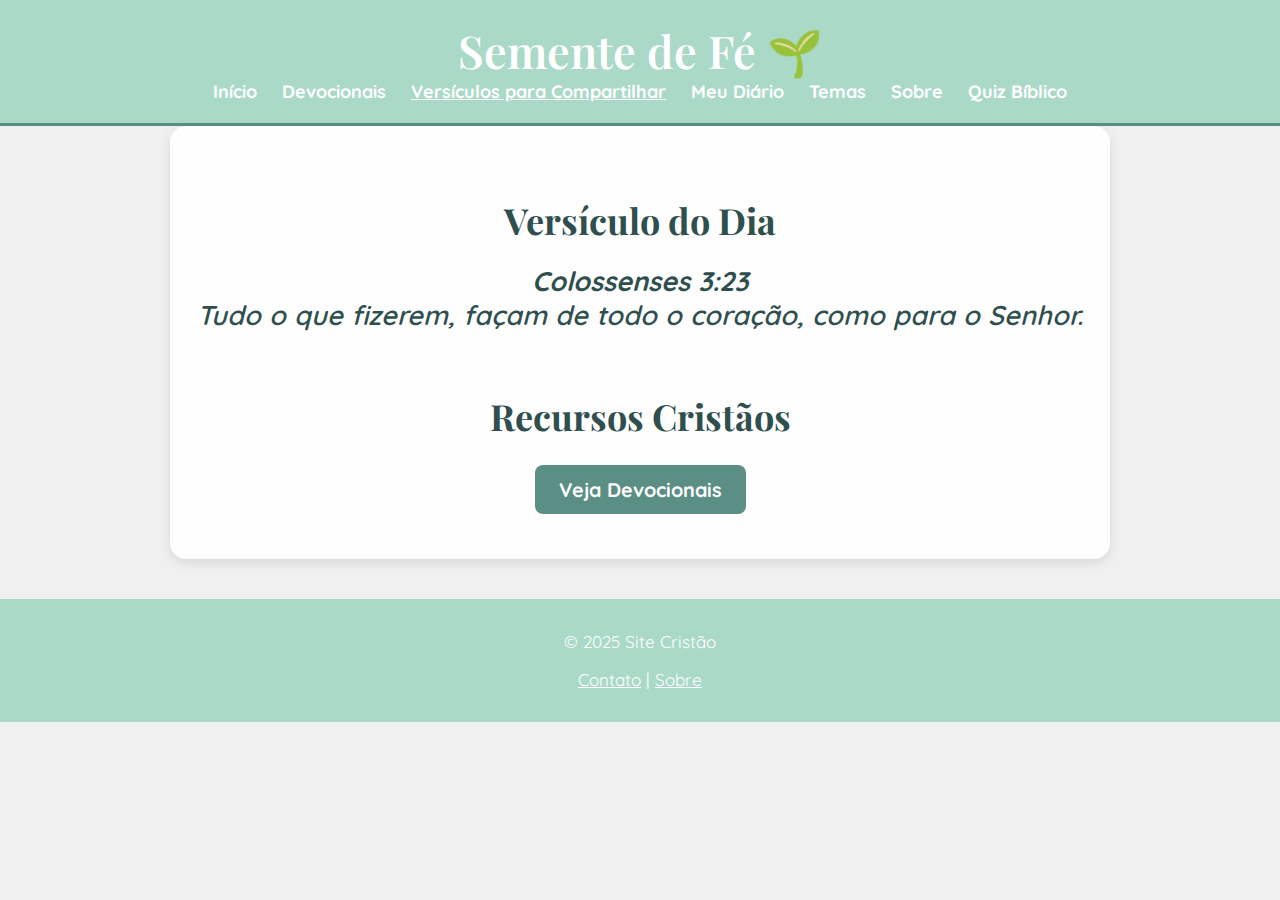
<file: index.html>
<!DOCTYPE html>
<html lang="pt-BR">
<head>
  <meta charset="UTF-8" />
  <meta name="viewport" content="width=device-width, initial-scale=1.0"/>
  <title>Site Cristão - Página Inicial</title>
  <link href="https://fonts.googleapis.com/css2?family=Quicksand:wght@400;600&family=Playfair+Display:wght@500&display=swap" rel="stylesheet" />
  <style>
    body {
      margin: 0;
      font-family: 'Quicksand', sans-serif;
      background-color: #f0f0f0;
      color: #2f4f4f;
      font-size: 18px;
    }

    h1, h2 {
      font-family: 'Playfair Display', serif;
    }

    header {
      background-color: rgba(167, 215, 197, 0.95);
      color: #fff;
      padding: 20px;
      text-align: center;
      border-bottom: 3px solid #5b8f85;
    }

    nav a {
      margin: 0 10px;
      text-decoration: none;
      color: #fff;
      font-weight: bold;
    }

    nav a.active {
      text-decoration: underline;
    }

    main {
      padding: 40px 20px;
      background-color: rgba(255, 255, 255, 0.88);
      max-width: 900px;
      margin: auto;
      border-radius: 16px;
      box-shadow: 0 4px 12px rgba(0, 0, 0, 0.1);
    }

    section h2 {
      text-align: center;
      margin-bottom: 20px;
      font-size: 2em;
    }

    .destaques p {
      font-size: 1.5em;
      text-align: center;
      font-weight: 600;
      font-style: italic;
      color: #2f4f4f;
      margin-top: 10px;
    }

    .recursos {
      margin-top: 60px;
      text-align: center;
    }

    .btn {
      display: inline-block;
      background-color: #5b8f85;
      color: #fff;
      padding: 12px 24px;
      text-decoration: none;
      font-weight: bold;
      border-radius: 8px;
      margin: 5px 0;
      transition: background-color 0.3s;
      font-size: 1.1em;
    }

    .btn:hover {
      background-color: #4e7c6e;
    }

    footer {
      text-align: center;
      padding: 15px;
      background-color: rgba(167, 215, 197, 0.95);
      color: #fff;
      margin-top: 40px;
      font-size: 0.95em;
    }

    footer a {
      color: #fff;
      text-decoration: underline;
    }

    .logo h1 {
      margin: 0;
      font-size: 2.5em;
      font-weight: 600;
    }

    .logo p {
      margin: 5px 0 10px;
      font-size: 1.3em;
      font-style: italic;
    }
  </style>
</head>
<body>

  <header>
    <div class="logo">
      <h1>Semente de Fé 🌱</h1>
    </div>
    <nav>
      <a href="index.html">Início</a>
      <a href="devocionais.html">Devocionais</a>
      <a href="historico.html" class="active">Versículos para Compartilhar</a>
      <a href="diario.html">Meu Diário</a>
      <a href="temas.html">Temas</a>
      <a href="sobre.html">Sobre</a>
      <a href="quiz-biblico/quiz.html">Quiz Bíblico</a>
      
    </nav>
  </header>

  <main>
    <section class="destaques">
      <h2>Versículo do Dia</h2>
      <p id="versiculo-dia"></p>
    </section>

    <section class="recursos">
      <h2>Recursos Cristãos</h2>
      <a href="devocionais.html" class="btn">Veja Devocionais</a>
    </section>
  </main>

  <footer>
    <p>&copy; 2025 Site Cristão</p>
    <p><a href="contato.html">Contato</a> | <a href="sobre.html">Sobre</a></p>
  </footer>

  <script>
    const versiculos = [
      { titulo: "Filipenses 4:13", texto: "Posso todas as coisas naquele que me fortalece." },
      { titulo: "Salmos 23:1", texto: "O Senhor é o meu pastor; nada me faltará." },
      { titulo: "João 3:16", texto: "Porque Deus amou o mundo de tal maneira que deu o seu Filho unigênito." },
      { titulo: "Provérbios 3:5", texto: "Confia no Senhor de todo o teu coração e não te estribes no teu próprio entendimento." },
      { titulo: "Isaías 41:10", texto: "Não temas, porque eu sou contigo; não te assombres, porque eu sou o teu Deus." },
      { titulo: "Romanos 8:28", texto: "Todas as coisas cooperam para o bem daqueles que amam a Deus." },
      { titulo: "Mateus 6:33", texto: "Buscai primeiro o reino de Deus e a sua justiça." },
      { titulo: "Josué 1:9", texto: "Sê forte e corajoso! Não temas, nem te espantes." },
      { titulo: "Salmos 119:105", texto: "Lâmpada para os meus pés é a tua palavra, e luz para o meu caminho." },
      { titulo: "2 Coríntios 5:7", texto: "Porque vivemos por fé, e não pelo que vemos." },
      { titulo: "Tiago 1:5", texto: "Se algum de vós tem falta de sabedoria, peça-a a Deus." },
      { titulo: "Hebreus 11:1", texto: "A fé é a certeza daquilo que esperamos e a prova das coisas que não vemos." },
      { titulo: "1 Coríntios 13:4", texto: "O amor é paciente, o amor é bondoso." },
      { titulo: "Isaías 40:31", texto: "Os que esperam no Senhor renovarão as suas forças." },
      { titulo: "Salmos 46:1", texto: "Deus é o nosso refúgio e fortaleza, socorro bem presente na angústia." },
      { titulo: "Romanos 12:2", texto: "Não se conformem com este mundo, mas transformem-se pela renovação da mente." },
      { titulo: "1 Pedro 5:7", texto: "Lancem sobre ele toda a sua ansiedade, porque ele tem cuidado de vocês." },
      { titulo: "Salmos 37:5", texto: "Entrega o teu caminho ao Senhor; confia nele, e o mais ele fará." },
      { titulo: "Gálatas 5:22", texto: "Mas o fruto do Espírito é amor, alegria, paz, paciência..." },
      { titulo: "Jeremias 29:11", texto: "Porque eu bem sei os pensamentos que tenho a vosso respeito, diz o Senhor." },
      { titulo: "Mateus 11:28", texto: "Vinde a mim, todos os que estais cansados e oprimidos, e eu vos aliviarei." },
      { titulo: "Romanos 10:9", texto: "Se com a tua boca confessares ao Senhor Jesus, serás salvo." },
      { titulo: "Salmos 121:1-2", texto: "Elevo os meus olhos para os montes: de onde me vem o socorro?" },
      { titulo: "2 Timóteo 1:7", texto: "Deus não nos deu espírito de temor, mas de poder, amor e moderação." },
      { titulo: "Efésios 6:11", texto: "Revesti-vos de toda a armadura de Deus." },
      { titulo: "Colossenses 3:23", texto: "Tudo o que fizerem, façam de todo o coração, como para o Senhor." },
      { titulo: "João 14:6", texto: "Eu sou o caminho, a verdade e a vida." },
      { titulo: "Tiago 4:7", texto: "Sujeitai-vos, pois, a Deus. Resistam ao diabo, e ele fugirá de vocês." },
      { titulo: "Salmos 100:4", texto: "Entrai por suas portas com ações de graças." },
      { titulo: "Apocalipse 21:4", texto: "Deus enxugará dos seus olhos toda lágrima." },
      { titulo: "1 João 4:19", texto: "Nós amamos porque ele nos amou primeiro." }
    ];

    const hoje = new Date().getDate();
    const versiculoDia = versiculos[(hoje - 1) % versiculos.length];
    document.getElementById("versiculo-dia").innerHTML = `<strong>${versiculoDia.titulo}</strong><br>${versiculoDia.texto}`;
  </script>

</body>
</html>
</file>
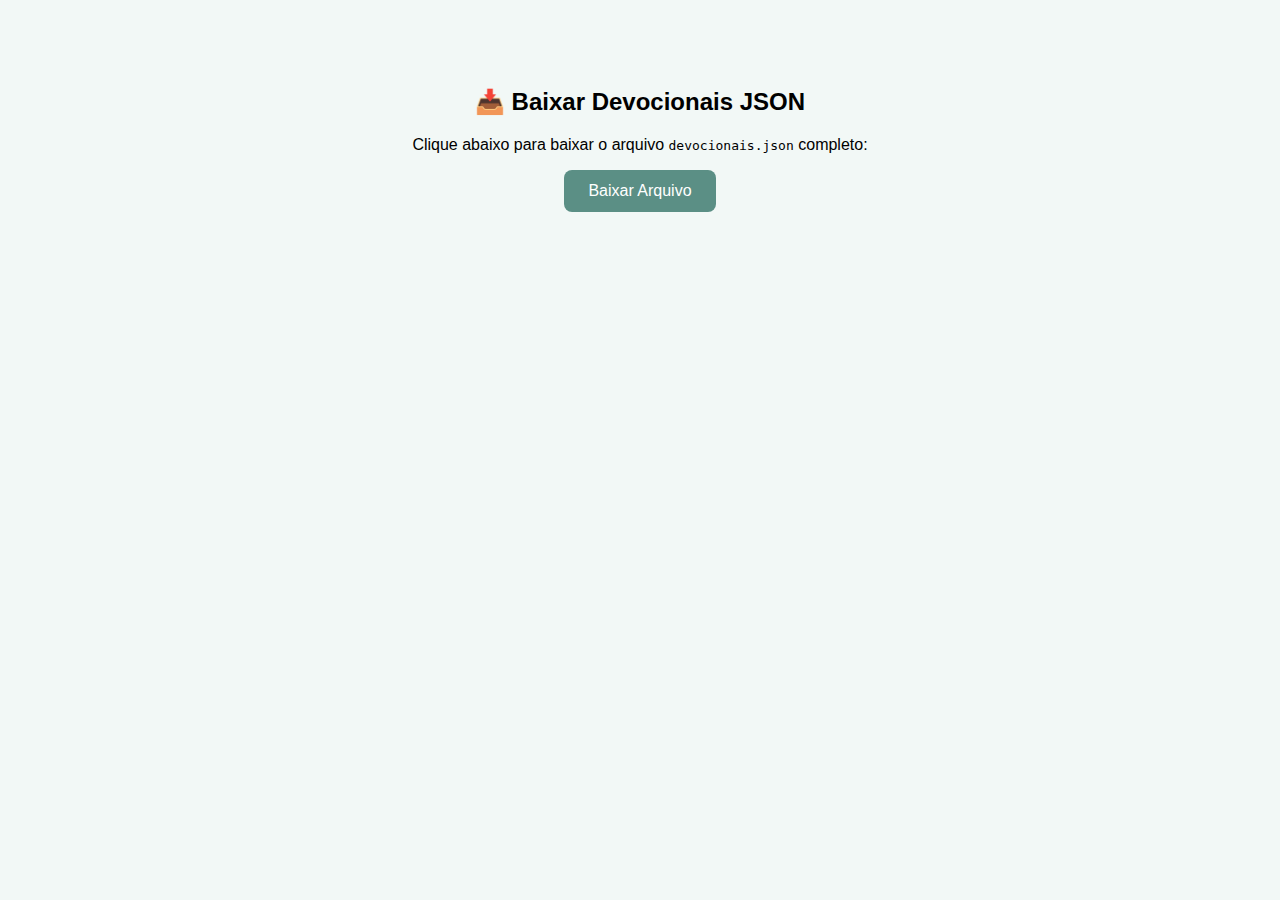
<file: baixar.html>
<!DOCTYPE html>
<html lang="pt-BR">
<head>
  <meta charset="UTF-8">
  <title>Baixar Devocionais</title>
  <style>
    body {
      font-family: 'Quicksand', sans-serif;
      text-align: center;
      padding: 60px;
      background-color: #f2f8f6;
    }
    button {
      padding: 12px 24px;
      font-size: 1rem;
      background-color: #5b8f85;
      color: white;
      border: none;
      border-radius: 8px;
      cursor: pointer;
    }
    button:hover {
      background-color: #4b7c72;
    }
  </style>
</head>
<body>
  <h2>📥 Baixar Devocionais JSON</h2>
  <p>Clique abaixo para baixar o arquivo <code>devocionais.json</code> completo:</p>
  <button onclick="baixarArquivo()">Baixar Arquivo</button>

  <script>
    function baixarArquivo() {
      const conteudo = [
        {
          "tema": "fé",
          "titulo": "Confiança Inabalável",
          "versiculo": "Hebreus 11:1",
          "texto": "A fé é a certeza daquilo que esperamos e a prova das coisas que não vemos. Confie em Deus mesmo quando não há sinais visíveis."
        },
        {
          "tema": "fé",
          "titulo": "Andar Pela Fé",
          "versiculo": "2 Coríntios 5:7",
          "texto": "Pois vivemos por fé, e não pelo que vemos. Caminhe hoje acreditando que Deus está guiando seus passos."
        },
        {
          "tema": "fé",
          "titulo": "Acreditar Mesmo na Tempestade",
          "versiculo": "Marcos 11:22",
          "texto": "Jesus respondeu: Tenham fé em Deus! Mesmo quando as circunstâncias forem difíceis, a fé traz esperança."
        },
        {
          "tema": "esperança",
          "titulo": "Esperança Renovada",
          "versiculo": "Romans 15:13",
          "texto": "Que o Deus da esperança os encha de toda alegria e paz por sua confiança nele. Deus é a fonte da verdadeira esperança."
        },
        {
          "tema": "esperança",
          "titulo": "Novo Amanhecer",
          "versiculo": "Lamentações 3:23",
          "texto": "As misericórdias do Senhor se renovam a cada manhã. Há esperança mesmo depois das noites mais escuras."
        },
        {
          "tema": "esperança",
          "titulo": "Âncora da Alma",
          "versiculo": "Hebreus 6:19",
          "texto": "Temos esta esperança como âncora da alma, firme e segura. Deus nunca falha com Suas promessas."
        },
        {
          "tema": "gratidão",
          "titulo": "Coração Agradecido",
          "versiculo": "1 Tessalonicenses 5:18",
          "texto": "Deem graças em todas as circunstâncias, pois esta é a vontade de Deus para vocês em Cristo Jesus."
        },
        {
          "tema": "gratidão",
          "titulo": "Reconhecendo Suas Bênçãos",
          "versiculo": "Salmo 103:2",
          "texto": "Bendiga o Senhor a minha alma, e não esqueça nenhuma de suas bênçãos. A gratidão nos aproxima de Deus."
        },
        {
          "tema": "gratidão",
          "titulo": "Gratidão em Meio ao Deserto",
          "versiculo": "Filipenses 4:6",
          "texto": "Não andem ansiosos por coisa alguma, mas em tudo apresentem seus pedidos a Deus com ações de graças."
        },
        {
          "tema": "adoração",
          "titulo": "Adoração em Espírito",
          "versiculo": "João 4:24",
          "texto": "Deus é espírito, e é necessário que os seus adoradores o adorem em espírito e em verdade."
        },
        {
          "tema": "adoração",
          "titulo": "Louvor Que Transforma",
          "versiculo": "Salmo 100:2",
          "texto": "Adorem o Senhor com alegria; entrem na sua presença com cânticos alegres. A adoração muda o ambiente."
        },
        {
          "tema": "adoração",
          "titulo": "Tudo Para a Glória Dele",
          "versiculo": "1 Coríntios 10:31",
          "texto": "Portanto, quer comam, bebam ou façam qualquer outra coisa, façam tudo para a glória de Deus."
        },
        {
          "tema": "perseverança",
          "titulo": "Não Desista",
          "versiculo": "Gálatas 6:9",
          "texto": "E não nos cansemos de fazer o bem, pois no tempo próprio colheremos, se não desanimarmos."
        },
        {
          "tema": "perseverança",
          "titulo": "Corra com Perseverança",
          "versiculo": "Hebreus 12:1",
          "texto": "Corramos com perseverança a corrida que nos é proposta, olhando para Jesus."
        },
        {
          "tema": "perseverança",
          "titulo": "Firme na Rocha",
          "versiculo": "Salmo 62:6",
          "texto": "Somente ele é a rocha que me salva; é a minha fortaleza, e não serei abalado."
        },
        {
          "tema": "amor",
          "titulo": "Amor Que Tudo Suporta",
          "versiculo": "1 Coríntios 13:7",
          "texto": "O amor tudo sofre, tudo crê, tudo espera, tudo suporta. O amor verdadeiro vem de Deus."
        },
        {
          "tema": "amor",
          "titulo": "Amor Que Vem do Alto",
          "versiculo": "1 João 4:19",
          "texto": "Nós amamos porque Ele nos amou primeiro. Ame como você foi amado por Deus."
        },
        {
          "tema": "amor",
          "titulo": "Mandamento Maior",
          "versiculo": "Mateus 22:37-39",
          "texto": "Ame o Senhor seu Deus de todo o seu coração... e ame o seu próximo como a si mesmo."
        },
        {
          "tema": "descanso",
          "titulo": "Descanso para a Alma",
          "versiculo": "Mateus 11:28",
          "texto": "Venham a mim, todos os que estão cansados e sobrecarregados, e eu lhes darei descanso."
        },
        {
          "tema": "descanso",
          "titulo": "Paz em Deus",
          "versiculo": "Salmo 4:8",
          "texto": "Em paz me deito e logo adormeço, pois só tu, Senhor, me fazes viver em segurança."
        },
        {
          "tema": "descanso",
          "titulo": "Silencie e Confie",
          "versiculo": "Êxodo 14:14",
          "texto": "O Senhor lutará por vocês; tão somente acalmem-se."
        }
      ];

      const blob = new Blob([JSON.stringify(conteudo, null, 2)], { type: 'application/json' });
      const url = URL.createObjectURL(blob);
      const link = document.createElement('a');
      link.href = url;
      link.download = 'devocionais.json';
      document.body.appendChild(link);
      link.click();
      document.body.removeChild(link);
    }
  </script>
</body>
</html>
</file>
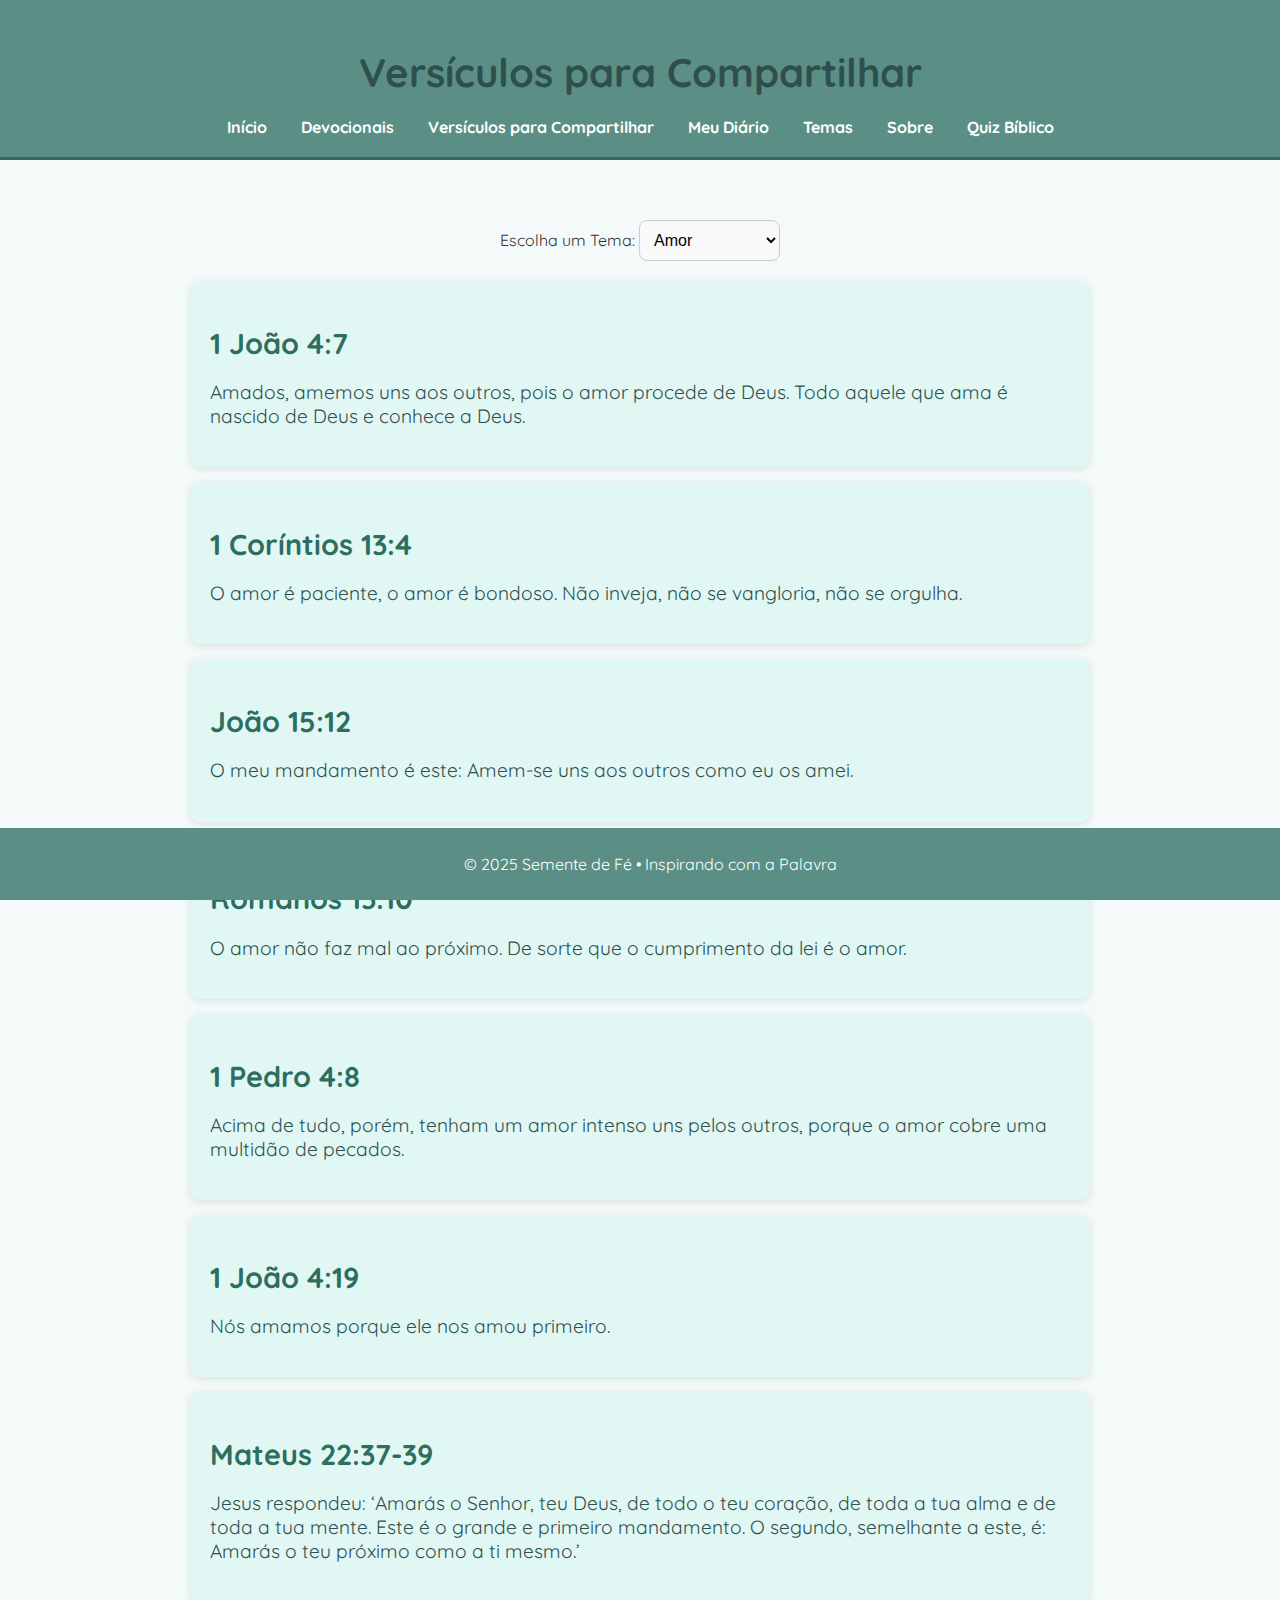
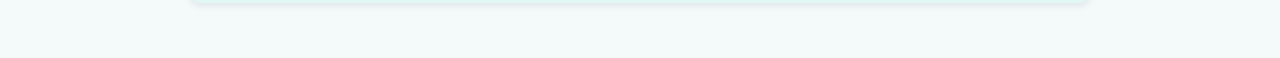
<file: historico.html>
<!DOCTYPE html>
<html lang="pt-BR">
<head>
  <meta charset="UTF-8">
  <meta name="viewport" content="width=device-width, initial-scale=1.0">
  <title>Versículos para Compartilhar</title>
  <link href="https://fonts.googleapis.com/css2?family=Quicksand:wght@400;600&display=swap" rel="stylesheet">
  <style>
    body {
      font-family: 'Quicksand', Arial, sans-serif;
      background-color: #f4f9f9;
      color: #333;
      margin: 0;
      padding: 0;
    }

    header {
      background-color: #5b8f85;
      color: #fff;
      padding: 20px;
      text-align: center;
      border-bottom: 3px solid #2d6e5f;
    }

    nav a {
      margin: 0 15px;
      text-decoration: none;
      color: #fff;
      font-weight: bold;
      transition: color 0.3s;
    }

    nav a:hover,
    nav a.active {
      color: #f0fdf4;
    }

    .container {
      padding: 40px 20px;
      max-width: 900px;
      margin: 0 auto;
    }

    h1 {
      text-align: center;
      font-size: 2.5em;
      color: #2f4f4f;
      margin-bottom: 20px;
    }

    .versiculo-card {
      background-color: #e0f7f3;
      padding: 20px;
      margin: 15px 0;
      border-radius: 10px;
      box-shadow: 0 2px 8px rgba(0, 0, 0, 0.1);
    }

    .versiculo-card h2 {
      font-size: 1.8em;
      color: #2d6e5f;
      margin-bottom: 10px;
    }

    .versiculo-card p {
      font-size: 1.2em;
      color: #2f4f4f;
    }

    .buttons {
      display: flex;
      justify-content: center;
      margin-top: 20px;
    }

    .buttons button {
      background-color: #5b8f85;
      color: white;
      padding: 12px 24px;
      margin: 0 10px;
      border: none;
      border-radius: 8px;
      cursor: pointer;
      font-size: 1em;
      transition: background-color 0.3s;
    }

    .buttons button:hover {
      background-color: #2d6e5f;
    }

    footer {
      text-align: center;
      background-color: #5b8f85;
      color: white;
      padding: 10px;
      position: fixed;
      bottom: 0;
      width: 100%;
    }

    /* Dropdown de seleção de tema */
    .theme-select {
      margin: 20px 0;
      text-align: center;
    }

    .theme-select select {
      padding: 10px;
      font-size: 1em;
      border-radius: 8px;
      border: 1px solid #ccc;
      background-color: #f9f9f9;
      cursor: pointer;
    }
  </style>
</head>
<body>
  <header>
    <h1>Versículos para Compartilhar</h1>
    <nav>
      <a href="index.html">Início</a>
      <a href="devocionais.html">Devocionais</a>
      <a href="historico.html">Versículos para Compartilhar</a>
      <a href="diario.html">Meu Diário</a>
      <a href="temas.html">Temas</a>
      <a href="sobre.html">Sobre</a>
      <a href="quiz-biblico/quiz.html">Quiz Bíblico</a>
    </nav>
  </header>

  <div class="container">
    <!-- Dropdown para selecionar o tema -->
    <div class="theme-select">
      <label for="theme">Escolha um Tema:</label>
      <select id="theme" onchange="showVersiculos()">
        <option value="amor">Amor</option>
        <option value="fe">Fé</option>
        <option value="gratidao">Gratidão</option>
        <option value="perseveranca">Perseverança</option>
        <option value="esperanca">Esperança</option>
        <option value="paz">Paz</option>
        <option value="sabedoria">Sabedoria</option>
        <option value="justica">Justiça</option>
        <option value="forca">Força</option>
      </select>
    </div>

    <!-- Cards de versículos, inicialmente vazios -->
    <div id="versiculos" class="versiculos-container"></div>
  </div>

  <footer>
    <p>&copy; 2025 Semente de Fé • Inspirando com a Palavra</p>
  </footer>

  <script>
    // Função para exibir os versículos de acordo com o tema selecionado
    function showVersiculos() {
      const theme = document.getElementById('theme').value;
      const container = document.getElementById('versiculos');
      container.innerHTML = ''; // Limpa os versículos anteriores

      let versiculos = [];

      // Dados de versículos por tema
      switch (theme) {
        case 'amor':
          versiculos = [
            { versiculo: "1 João 4:7", texto: "Amados, amemos uns aos outros, pois o amor procede de Deus. Todo aquele que ama é nascido de Deus e conhece a Deus." },
            { versiculo: "1 Coríntios 13:4", texto: "O amor é paciente, o amor é bondoso. Não inveja, não se vangloria, não se orgulha." },
            { versiculo: "João 15:12", texto: "O meu mandamento é este: Amem-se uns aos outros como eu os amei." },
            { versiculo: "Romanos 13:10", texto: "O amor não faz mal ao próximo. De sorte que o cumprimento da lei é o amor." },
            { versiculo: "1 Pedro 4:8", texto: "Acima de tudo, porém, tenham um amor intenso uns pelos outros, porque o amor cobre uma multidão de pecados." },
            { versiculo: "1 João 4:19", texto: "Nós amamos porque ele nos amou primeiro." },
            { versiculo: "Mateus 22:37-39", texto: "Jesus respondeu: ‘Amarás o Senhor, teu Deus, de todo o teu coração, de toda a tua alma e de toda a tua mente. Este é o grande e primeiro mandamento. O segundo, semelhante a este, é: Amarás o teu próximo como a ti mesmo.’" }
          ];
          break;
        case 'fe':
          versiculos = [
            { versiculo: "Hebreus 11:1", texto: "Ora, a fé é a certeza daquilo que esperamos e a prova das coisas que não vemos." },
            { versiculo: "Mateus 17:20", texto: "Ele respondeu: ‘Porque vocês têm tão pouca fé. Eu lhes digo a verdade: Se vocês tiverem fé do tamanho de um grão de mostarda, poderão dizer a esta montanha: ‘Transporte-se daqui para lá’, e ela se transportará. Nada será impossível para vocês.’" },
            { versiculo: "Marcos 11:24", texto: "Por isso, eu lhes digo: tudo o que vocês pedirem em oração, creiam que já o receberam, e assim será com vocês." },
            { versiculo: "Tiago 1:6", texto: "Mas peça com fé, sem duvidar, pois quem duvida é como a onda do mar, levada e agitada pelo vento." },
            { versiculo: "Lucas 1:37", texto: "Porque para Deus nada é impossível." },
            { versiculo: "Romanos 10:17", texto: "Consequentemente, a fé vem pelo ouvir, e o ouvir pela palavra de Cristo." },
            { versiculo: "João 14:12", texto: "Em verdade, em verdade vos digo que aquele que crê em mim fará também as obras que eu faço; e as fará maiores do que estas, porque eu vou para o Pai." }
          ];
          break;
        case 'gratidao':
          versiculos = [
            { versiculo: "1 Tessalonicenses 5:18", texto: "Em tudo dai graças, porque esta é a vontade de Deus em Cristo Jesus para convosco." },
            { versiculo: "Salmo 136:1", texto: "Louvai ao Senhor, porque ele é bom; porque a sua misericórdia dura para sempre." },
            { versiculo: "Colossenses 3:17", texto: "E tudo o que fizerdes, seja em palavra, seja em ação, fazei-o em nome do Senhor Jesus, dando por ele graças a Deus Pai." },
            { versiculo: "Salmo 107:1", texto: "Dai graças ao Senhor, porque ele é bom, porque a sua misericórdia dura para sempre." },
            { versiculo: "Filipenses 4:6", texto: "Não andeis ansiosos por coisa alguma, antes, em tudo, pela oração e súplica, e com ação de graças, sejam conhecidas diante de Deus as vossas petições." },
            { versiculo: "Salmo 118:1", texto: "Louvai ao Senhor, porque ele é bom, e sua misericórdia dura para sempre." },
            { versiculo: "Efésios 5:20", texto: "Dando sempre graças por tudo a Deus Pai, em nome de nosso Senhor Jesus Cristo." }
          ];
          break;
        case 'perseveranca':
          versiculos = [
            { versiculo: "Romanos 5:3-4", texto: "E não somente isso, mas também nos gloriamos nas tribulações, sabendo que a tribulação produz a perseverança; e a perseverança, a experiência; e a experiência, a esperança." },
            { versiculo: "Tiago 1:12", texto: "Bem-aventurado o homem que sofre a tentação, porque, depois de ter sido aprovado, receberá a coroa da vida, a qual o Senhor prometeu aos que o amam." },
            { versiculo: "Galátas 6:9", texto: "E não nos cansemos de fazer o bem, pois no tempo próprio colheremos, se não desistirmos." },
            { versiculo: "Hebreus 12:1", texto: "Portanto, também nós, visto que estamos rodeados de tão grande nuvem de testemunhas, deixemos todo o embaraço, e o pecado que tão de perto nos rodeia, e corramos com perseverança a carreira que nos está proposta." },
            { versiculo: "Romanos 8:25", texto: "Mas, se esperamos o que não vemos, com paciência o aguardamos." },
            { versiculo: "Filipenses 3:14", texto: "Prossigo para o alvo, pelo prêmio da soberana vocação de Deus em Cristo Jesus." },
            { versiculo: "2 Coríntios 4:16-18", texto: "Por isso, não desanimamos; pelo contrário, mesmo que o nosso homem exterior se corrompa, o interior, contudo, se renova dia a dia." }
          ];
          break;
        case 'esperanca':
          versiculos = [
            { versiculo: "Romanos 15:13", texto: "O Deus da esperança os encha de toda alegria e paz à medida que confiam nele, para que transbordem de esperança pelo poder do Espírito Santo." },
            { versiculo: "Jeremias 29:11", texto: "Porque sou eu que conheço os planos que tenho para vocês, diz o Senhor, planos de fazê-los prosperar e não de lhes causar dano, planos de lhes dar uma esperança e um futuro." },
            { versiculo: "Salmo 39:7", texto: "Agora, Senhor, que espero? Minha esperança está em ti." },
            { versiculo: "Isaías 40:31", texto: "Mas os que esperam no Senhor renovarão as suas forças; subirão com asas como águias; correrão, e não se cansarão; andarão, e não se fatigarão." },
            { versiculo: "Provérbios 23:18", texto: "Certamente haverá um futuro, e a sua esperança não será frustrada." },
            { versiculo: "Romanos 8:24", texto: "Porque na esperança fomos salvos. Ora, a esperança que se vê não é esperança; quem espera por aquilo que está vendo?" },
            { versiculo: "Lamentações 3:21-23", texto: "Quero trazer à memória o que me pode dar esperança: as misericórdias do Senhor são a causa de não sermos consumidos; as suas misericórdias nunca têm fim; elas se renovam a cada manhã. Grande é a tua fidelidade." }
          ];
          break;
        case 'paz':
          versiculos = [
            { versiculo: "João 14:27", texto: "Deixo-vos a paz, a minha paz vos dou; não vo-la dou como o mundo a dá. Não se turbe o vosso coração, nem tenha medo." },
            { versiculo: "Filipenses 4:7", texto: "E a paz de Deus, que excede todo o entendimento, guardará os vossos corações e os vossos pensamentos em Cristo Jesus." },
            { versiculo: "Isaías 26:3", texto: "Tu, Senhor, conservarás em perfeita paz aquele cujo propósito é firme, porque em ti confia." },
            { versiculo: "Romanos 5:1", texto: "Justificados, pois, pela fé, temos paz com Deus, por meio de nosso Senhor Jesus Cristo." },
            { versiculo: "Mateus 5:9", texto: "Bem-aventurados os pacificadores, porque serão chamados filhos de Deus." },
            { versiculo: "Colossenses 3:15", texto: "E a paz de Cristo, à qual também fostes chamados em um só corpo, domine em vossos corações; e sede agradecidos." },
            { versiculo: "João 16:33", texto: "Eu vos disse estas coisas para que em mim tenhais paz. No mundo tereis aflições, mas tende bom ânimo; eu venci o mundo." }
          ];
          break;
        case 'sabedoria':
          versiculos = [
            { versiculo: "Tiago 1:5", texto: "Se algum de vocês tem falta de sabedoria, peça-a a Deus, que a todos dá liberalmente, e nada lhes impropera, e ser-lhe-á dada." },
            { versiculo: "Provérbios 3:5-6", texto: "Confia no Senhor de todo o teu coração, e não te estribes no teu próprio entendimento. Reconhece-o em todos os teus caminhos, e ele endireitará as tuas veredas." },
            { versiculo: "Provérbios 4:7", texto: "A sabedoria é a principal coisa; adquire a sabedoria, sim, com todos os bens que possuís, adquire o entendimento." },
            { versiculo: "Eclesiastes 7:12", texto: "Porque a sabedoria serve de defesa, como o dinheiro serve de defesa; mas a excelência do conhecimento é que a sabedoria dá vida a quem a possui." },
            { versiculo: "Colossenses 2:3", texto: "Em quem estão escondidos todos os tesouros da sabedoria e do conhecimento." },
            { versiculo: "Provérbios 2:6", texto: "Porque o Senhor dá a sabedoria, e da sua boca vem a inteligência e o entendimento." },
            { versiculo: "Salmo 111:10", texto: "O temor do Senhor é o princípio da sabedoria; bom entendimento têm todos os que praticam os seus mandamentos. O seu louvor permanece para sempre." }
          ];
          break;
        case 'justica':
          versiculos = [
            { versiculo: "Miquéias 6:8", texto: "Ele te declarou, ó homem, o que é bom; e o que é que o Senhor pede de ti, senão que pratiques a justiça, ames a misericórdia e andes humildemente com o teu Deus?" },
            { versiculo: "Mateus 5:6", texto: "Bem-aventurados os que têm fome e sede de justiça, porque serão fartos." },
            { versiculo: "Isaías 61:8", texto: "Porque eu, o Senhor, amo a justiça, aborreço o roubo e a iniquidade; darei-lhes a sua recompensa em verdade, e farei com que eles celebrem um pacto eterno." },
            { versiculo: "Romanos 12:19", texto: "Amados, nunca vos vingueis, antes, dai lugar à ira, porque está escrito: Minha é a vingança, eu recompensarei, diz o Senhor." },
            { versiculo: "Salmo 33:5", texto: "Ele ama a justiça e o direito; a terra está cheia da bondade do Senhor." },
            { versiculo: "Provérbios 21:15", texto: "Fazer justiça é para o justo alegria, mas destruição para os que praticam a iniquidade." },
            { versiculo: "Salmo 103:6", texto: "O Senhor faz justiça e julga todos os oprimidos." }
          ];
          break;
        case 'forca':
          versiculos = [
            { versiculo: "Filipenses 4:13", texto: "Tudo posso naquele que me fortalece." },
            { versiculo: "Isaías 40:29", texto: "Ele dá força ao cansado, e aumenta as forças ao que não tem nenhum vigor." },
            { versiculo: "2 Coríntios 12:9", texto: "Mas ele me disse: A minha graça te basta, porque o poder se aperfeiçoa na fraqueza. Portanto, de boa vontade me gloriarei nas minhas fraquezas, para que em mim habite o poder de Cristo." },
            { versiculo: "Josué 1:9", texto: "Não to mandei eu? Sê forte e corajoso. Não temas, nem te espantes, porque o Senhor, teu Deus, é contigo por onde quer que andares." },
            { versiculo: "Salmo 18:32", texto: "Deus é quem me cinge de força e aperfeiçoa o meu caminho." },
            { versiculo: "Isaías 41:10", texto: "Não temas, porque eu sou contigo; não te assombres, porque eu sou o teu Deus; eu te fortaleço, e te ajudo, e te sustento com a destra da minha justiça." },
            { versiculo: "Nehemias 8:10", texto: "Disse-lhes mais: Ide, comei carnes gordas, e bebei bebidas doces, e enviai porções aos que não têm nada preparado, porque este dia é consagrado ao nosso Senhor; portanto, não vos entresteçais, porque a alegria do Senhor é a vossa força." }
          ];
          break;
      }

      // Cria os cards para os versículos
      versiculos.forEach(versiculo => {
        const card = document.createElement('div');
        card.classList.add('versiculo-card');
        card.innerHTML = `
          <h2>${versiculo.versiculo}</h2>
          <p>${versiculo.texto}</p>
        `;
        container.appendChild(card);
      });
    }

    // Chama a função para mostrar os versículos ao carregar a página
    window.onload = showVersiculos;
  </script>
</body>
</html>
</file>
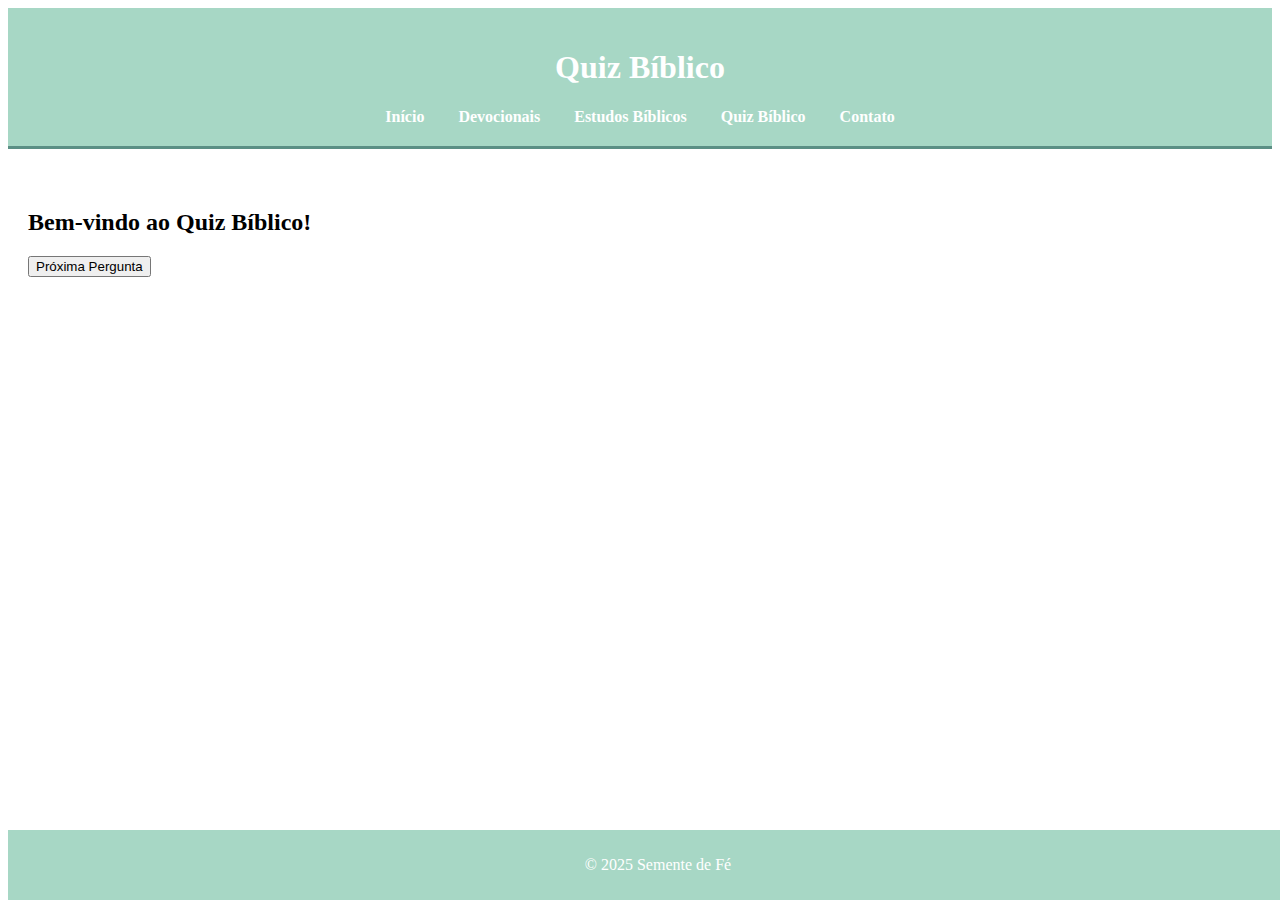
<file: quiz.html>
<!DOCTYPE html>
<html lang="pt-BR">
<head>
  <meta charset="UTF-8">
  <meta name="viewport" content="width=device-width, initial-scale=1.0">
  <title>Quiz Bíblico</title>
  <link rel="stylesheet" href="style.css">
</head>
<body>

  <header>
    <h1>Quiz Bíblico</h1>
    <nav>
      <a href="../index.html">Início</a>
      <a href="../devocionais.html">Devocionais</a>
      <a href="../estudos.html">Estudos Bíblicos</a>
      <a href="../quiz.html">Quiz Bíblico</a>
      <a href="../contato.html">Contato</a>
    </nav>
  </header>

  <main>
    <h2>Bem-vindo ao Quiz Bíblico!</h2>
    <div id="quiz-container">
      <!-- As perguntas serão injetadas aqui -->
    </div>
    <button id="next-button">Próxima Pergunta</button>
    <button id="back-button" style="display:none;">Voltar ao Início</button>
  </main>

  <footer>
    <p>&copy; 2025 Semente de Fé</p>
  </footer>

  <script src="script.js"></script>
</body>
</html>
</file>
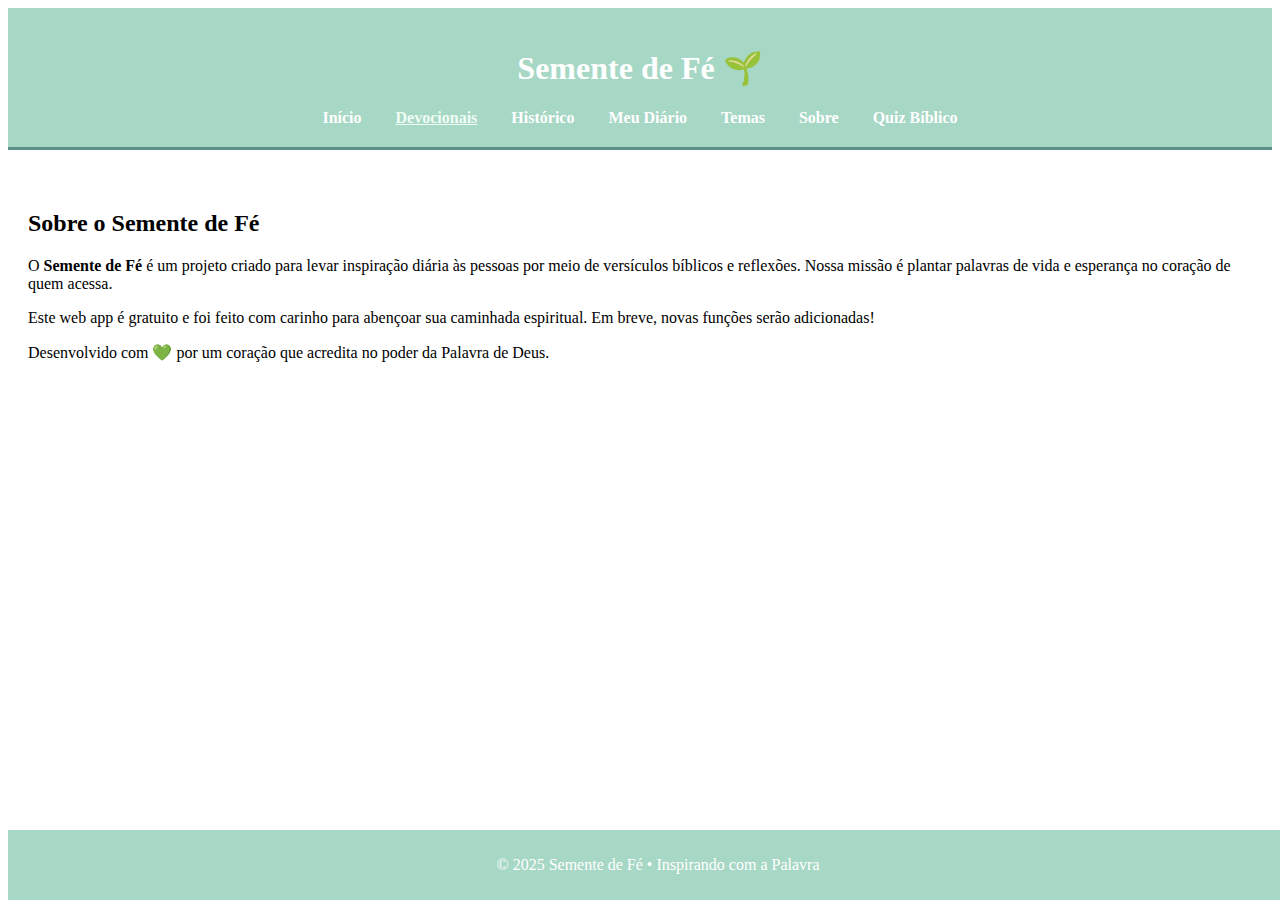
<file: sobre.html>
<!DOCTYPE html>
<html lang="pt-BR">
<head>
  <meta charset="UTF-8">
  <meta name="viewport" content="width=device-width, initial-scale=1.0">
  <title>Sobre – Semente de Fé</title>
  <link rel="stylesheet" href="style.css">
</head>
<body>
  <header>
    <h1>Semente de Fé 🌱</h1>
    <nav>
      <a href="index.html">Início</a>
      <a href="devocionais.html" class="active">Devocionais</a>
      <a href="historico.html">Histórico</a>
      <a href="diario.html">Meu Diário</a>
      <a href="temas.html">Temas</a>
      <a href="sobre.html">Sobre</a>
      <a href="quiz-biblico/quiz.html">Quiz Bíblico</a>
      </nav>
      
  </header>

  <main>
    <h2>Sobre o Semente de Fé</h2>
    <p>O <strong>Semente de Fé</strong> é um projeto criado para levar inspiração diária às pessoas por meio de versículos bíblicos e reflexões. Nossa missão é plantar palavras de vida e esperança no coração de quem acessa.</p>

    <p>Este web app é gratuito e foi feito com carinho para abençoar sua caminhada espiritual. Em breve, novas funções serão adicionadas!</p>

    <p>Desenvolvido com 💚 por um coração que acredita no poder da Palavra de Deus.</p>
  </main>

  <footer>
    <p>&copy; 2025 Semente de Fé • Inspirando com a Palavra</p>
  </footer>
</body>
</html>
</file>
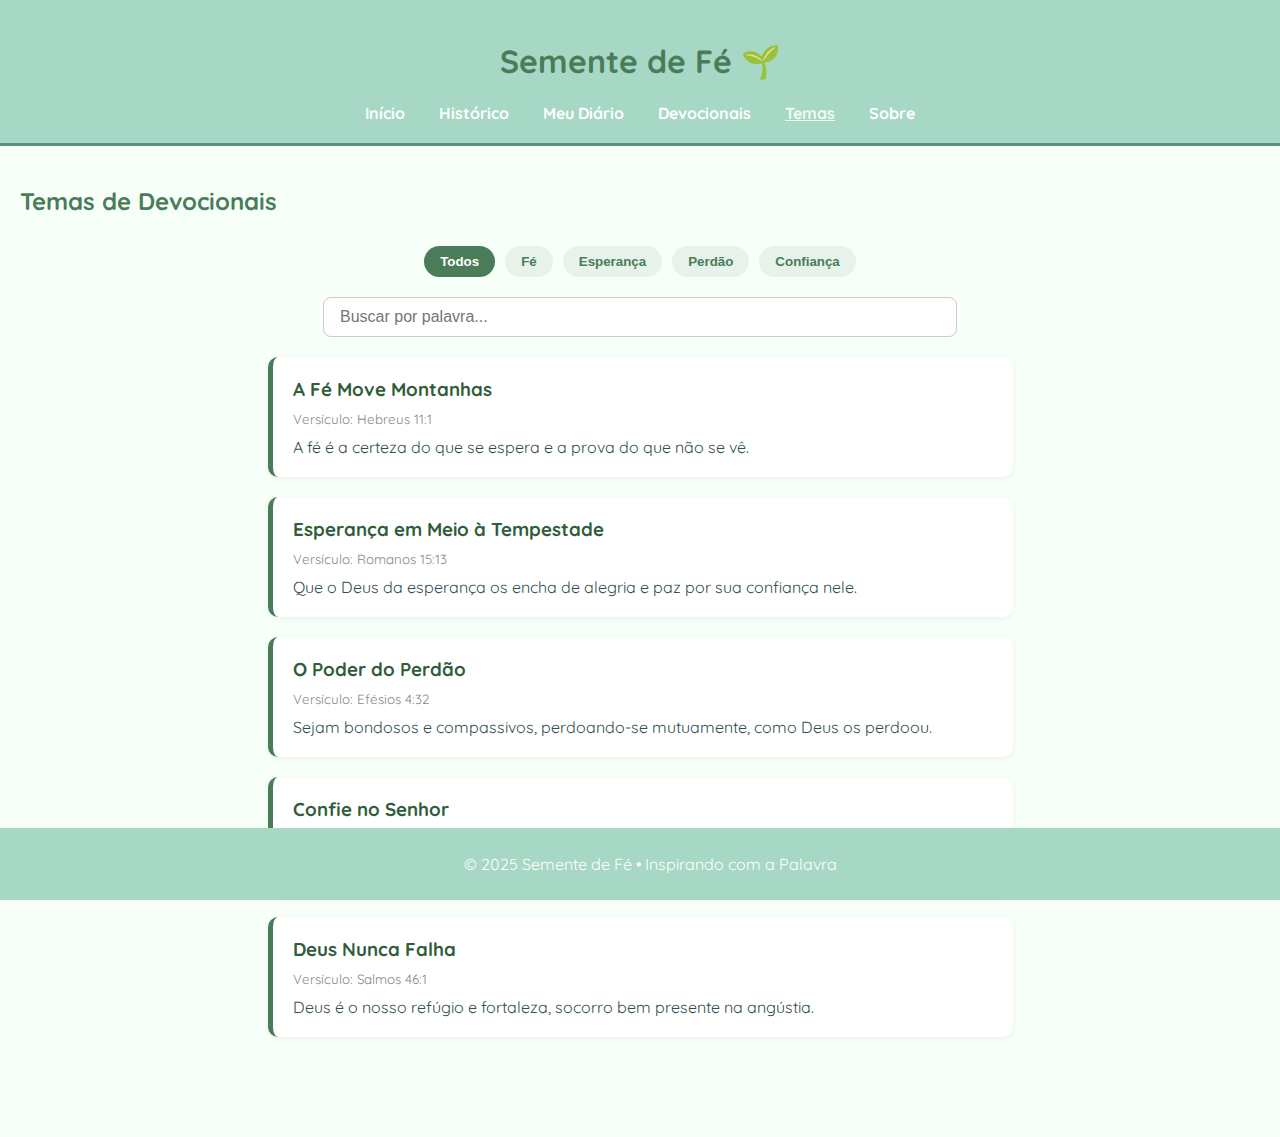
<file: temas.html>
<!DOCTYPE html>
<html lang="pt-BR">
<head>
  <meta charset="UTF-8" />
  <meta name="viewport" content="width=device-width, initial-scale=1.0"/>
  <title>Temas – Semente de Fé</title>
  <link href="https://fonts.googleapis.com/css2?family=Quicksand:wght@400;600&display=swap" rel="stylesheet">
  <style>
    body {
      font-family: 'Quicksand', Arial, sans-serif;
      background: #f6fff8;
      color: #2f4f4f;
      margin: 0;
      padding: 0;
    }

    header {
      background-color: #a7d7c5;
      color: #fff;
      padding: 20px;
      text-align: center;
      border-bottom: 3px solid #5b8f85;
    }

    nav a {
      margin: 0 15px;
      text-decoration: none;
      color: #fff;
      font-weight: bold;
      transition: background-color 0.3s ease, color 0.3s ease;
    }

    nav a:hover,
    nav a.active {
      text-decoration: underline;
      color: #f0fdf4;
    }

    main {
      padding: 20px;
      padding-bottom: 80px; /* espaço pro rodapé fixo */
    }

    h1, h2, h3 {
      color: #4a7c59;
    }

    button {
      background-color: #4a7c59;
      color: white;
      border: none;
      padding: 10px 20px;
      margin-top: 10px;
      border-radius: 5px;
      cursor: pointer;
      transition: background-color 0.3s ease, color 0.3s ease;
    }

    button:hover {
      background-color: #355e43;
    }

    footer {
      text-align: center;
      background-color: #a7d7c5;
      color: #fff;
      padding: 10px;
      position: fixed;
      bottom: 0;
      width: 100%;
    }

    #temas {
      display: flex;
      justify-content: center;
      flex-wrap: wrap;
      gap: 10px;
      margin: 20px auto;
    }

    .tema-btn {
      background: #e6f2ea;
      border: none;
      padding: 8px 16px;
      border-radius: 20px;
      font-weight: bold;
      color: #4a7c59;
      cursor: pointer;
      transition: 0.3s;
    }

    .tema-btn.active {
      background: #4a7c59;
      color: #fff;
    }

    #busca {
      width: 100%;
      max-width: 600px;
      display: block;
      margin: 20px auto;
      padding: 10px 16px;
      border-radius: 8px;
      border: 1px solid #ccc;
      font-size: 16px;
    }

    .devocional {
      background: #fff;
      max-width: 700px;
      margin: 20px auto;
      padding: 20px;
      border-radius: 10px;
      border-left: 5px solid #4a7c59;
      box-shadow: 0 2px 6px rgba(0,0,0,0.05);
    }

    .devocional h3 {
      margin: 0 0 10px;
      color: #2f5d3b;
    }

    .devocional small {
      display: block;
      color: #888;
      margin-bottom: 10px;
    }

    .devocional p {
      margin: 0;
    }

    @media (max-width: 600px) {
      nav a {
        display: block;
        margin: 10px 0;
      }

      button {
        width: 100%;
      }
    }
  </style>
</head>
<body>
  <header>
    <h1>Semente de Fé 🌱</h1>
    <nav>
      <a href="index.html">Início</a>
      <a href="historico.html">Histórico</a>
      <a href="diario.html">Meu Diário</a>
      <a href="devocionais.html">Devocionais</a>
      <a href="temas.html" class="active">Temas</a>
      <a href="sobre.html">Sobre</a>
    </nav>
  </header>

  <main>
    <h2>Temas de Devocionais</h2>

    <div id="temas">
      <button class="tema-btn active" data-tema="todos">Todos</button>
      <button class="tema-btn" data-tema="fé">Fé</button>
      <button class="tema-btn" data-tema="esperança">Esperança</button>
      <button class="tema-btn" data-tema="perdão">Perdão</button>
      <button class="tema-btn" data-tema="confiança">Confiança</button>
    </div>

    <input type="text" id="busca" placeholder="Buscar por palavra..." />

    <div id="lista-devocionais"></div>
  </main>

  <footer>
    <p>&copy; 2025 Semente de Fé • Inspirando com a Palavra</p>
  </footer>

  <script>
    const devocionais = [
      {
        titulo: "A Fé Move Montanhas",
        versiculo: "Hebreus 11:1",
        texto: "A fé é a certeza do que se espera e a prova do que não se vê.",
        tema: "fé"
      },
      {
        titulo: "Esperança em Meio à Tempestade",
        versiculo: "Romanos 15:13",
        texto: "Que o Deus da esperança os encha de alegria e paz por sua confiança nele.",
        tema: "esperança"
      },
      {
        titulo: "O Poder do Perdão",
        versiculo: "Efésios 4:32",
        texto: "Sejam bondosos e compassivos, perdoando-se mutuamente, como Deus os perdoou.",
        tema: "perdão"
      },
      {
        titulo: "Confie no Senhor",
        versiculo: "Provérbios 3:5",
        texto: "Confia no Senhor de todo o teu coração e não te estribes no teu próprio entendimento.",
        tema: "confiança"
      },
      {
        titulo: "Deus Nunca Falha",
        versiculo: "Salmos 46:1",
        texto: "Deus é o nosso refúgio e fortaleza, socorro bem presente na angústia.",
        tema: "confiança"
      }
    ];

    const lista = document.getElementById("lista-devocionais");
    const busca = document.getElementById("busca");
    const botoes = document.querySelectorAll(".tema-btn");
    let temaAtivo = "todos";

    function renderizarDevocionais() {
      const termo = busca.value.toLowerCase();
      lista.innerHTML = "";

      const filtrados = devocionais.filter(dev => {
        const correspondeTema = temaAtivo === "todos" || dev.tema === temaAtivo;
        const correspondeBusca = dev.titulo.toLowerCase().includes(termo) || dev.texto.toLowerCase().includes(termo);
        return correspondeTema && correspondeBusca;
      });

      if (filtrados.length === 0) {
        lista.innerHTML = "<p style='text-align:center; color:#777;'>Nenhum devocional encontrado.</p>";
      }

      filtrados.forEach(dev => {
        const div = document.createElement("div");
        div.className = "devocional";
        div.innerHTML = `
          <h3>${dev.titulo}</h3>
          <small>Versículo: ${dev.versiculo}</small>
          <p>${dev.texto}</p>
        `;
        lista.appendChild(div);
      });
    }

    botoes.forEach(btn => {
      btn.addEventListener("click", () => {
        botoes.forEach(b => b.classList.remove("active"));
        btn.classList.add("active");
        temaAtivo = btn.dataset.tema;
        renderizarDevocionais();
      });
    });

    busca.addEventListener("input", renderizarDevocionais);

    renderizarDevocionais();
  </script>
</body>
</html>
</file>
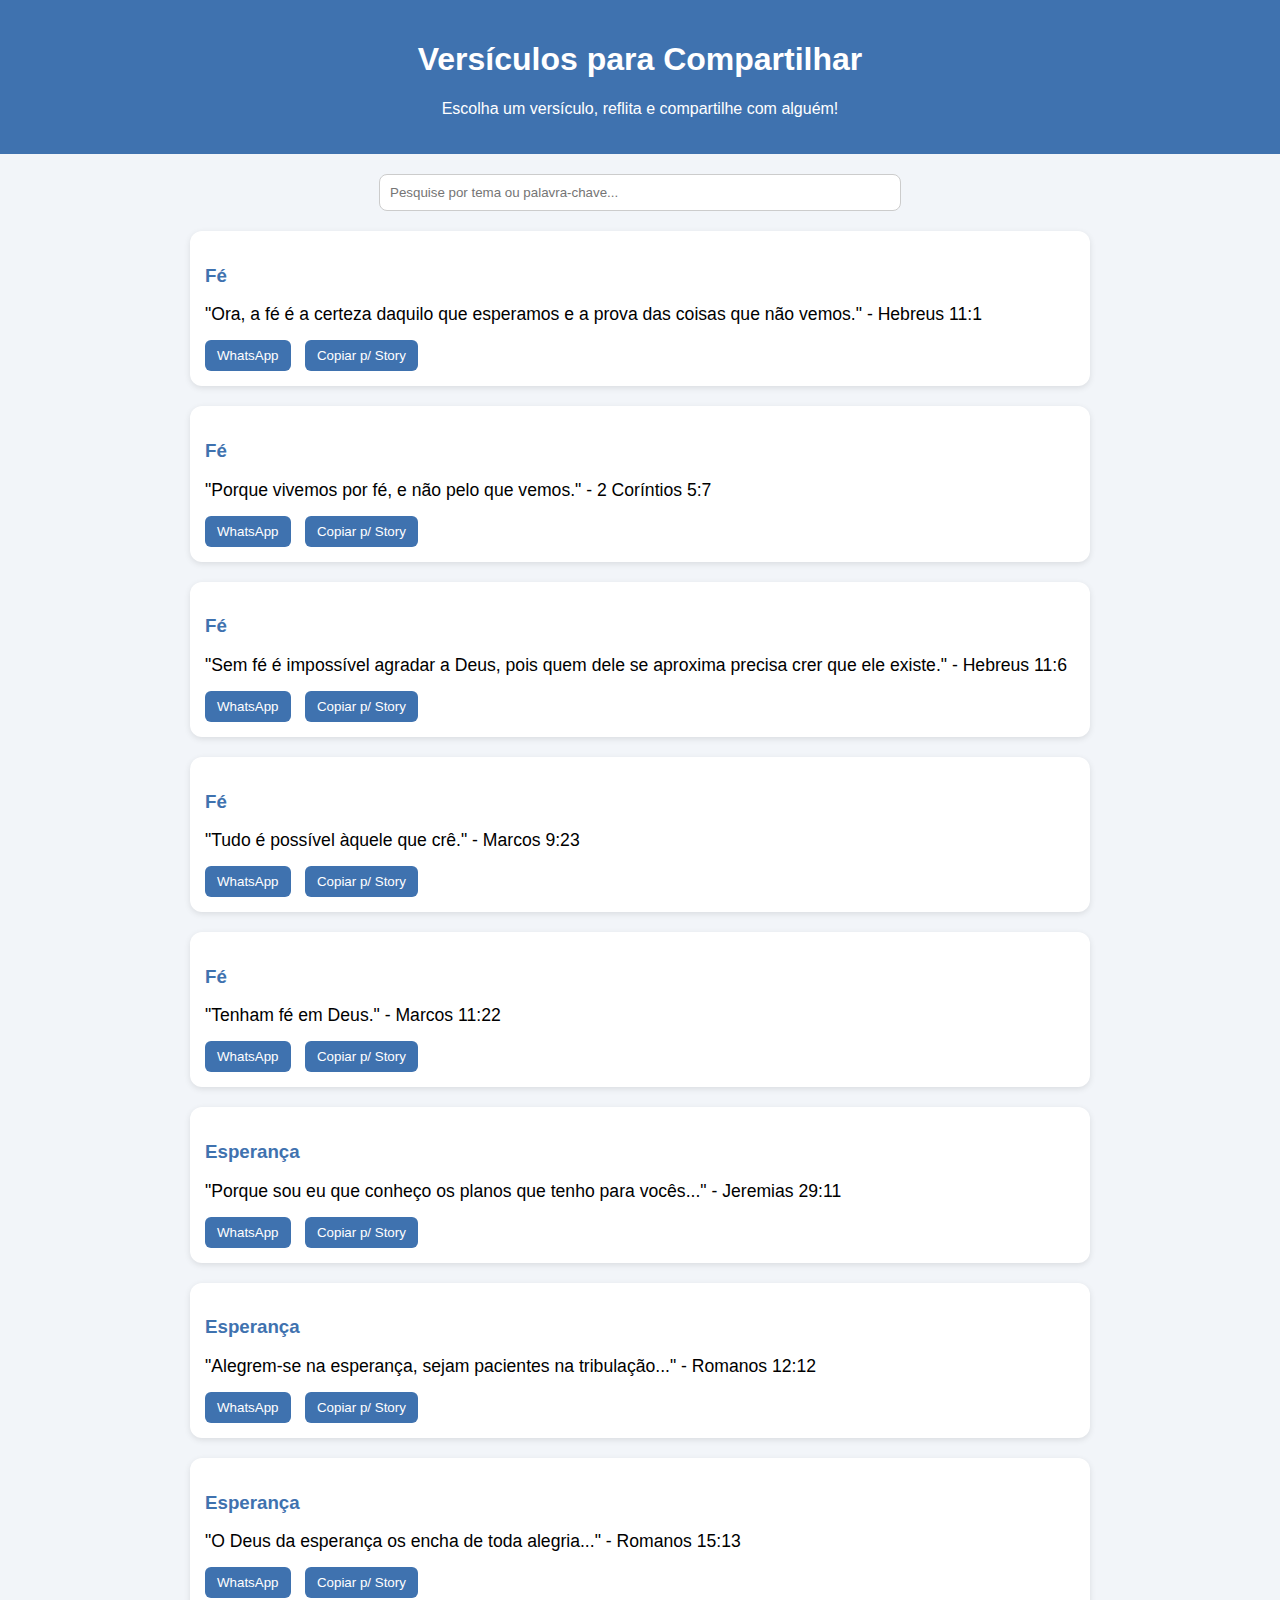
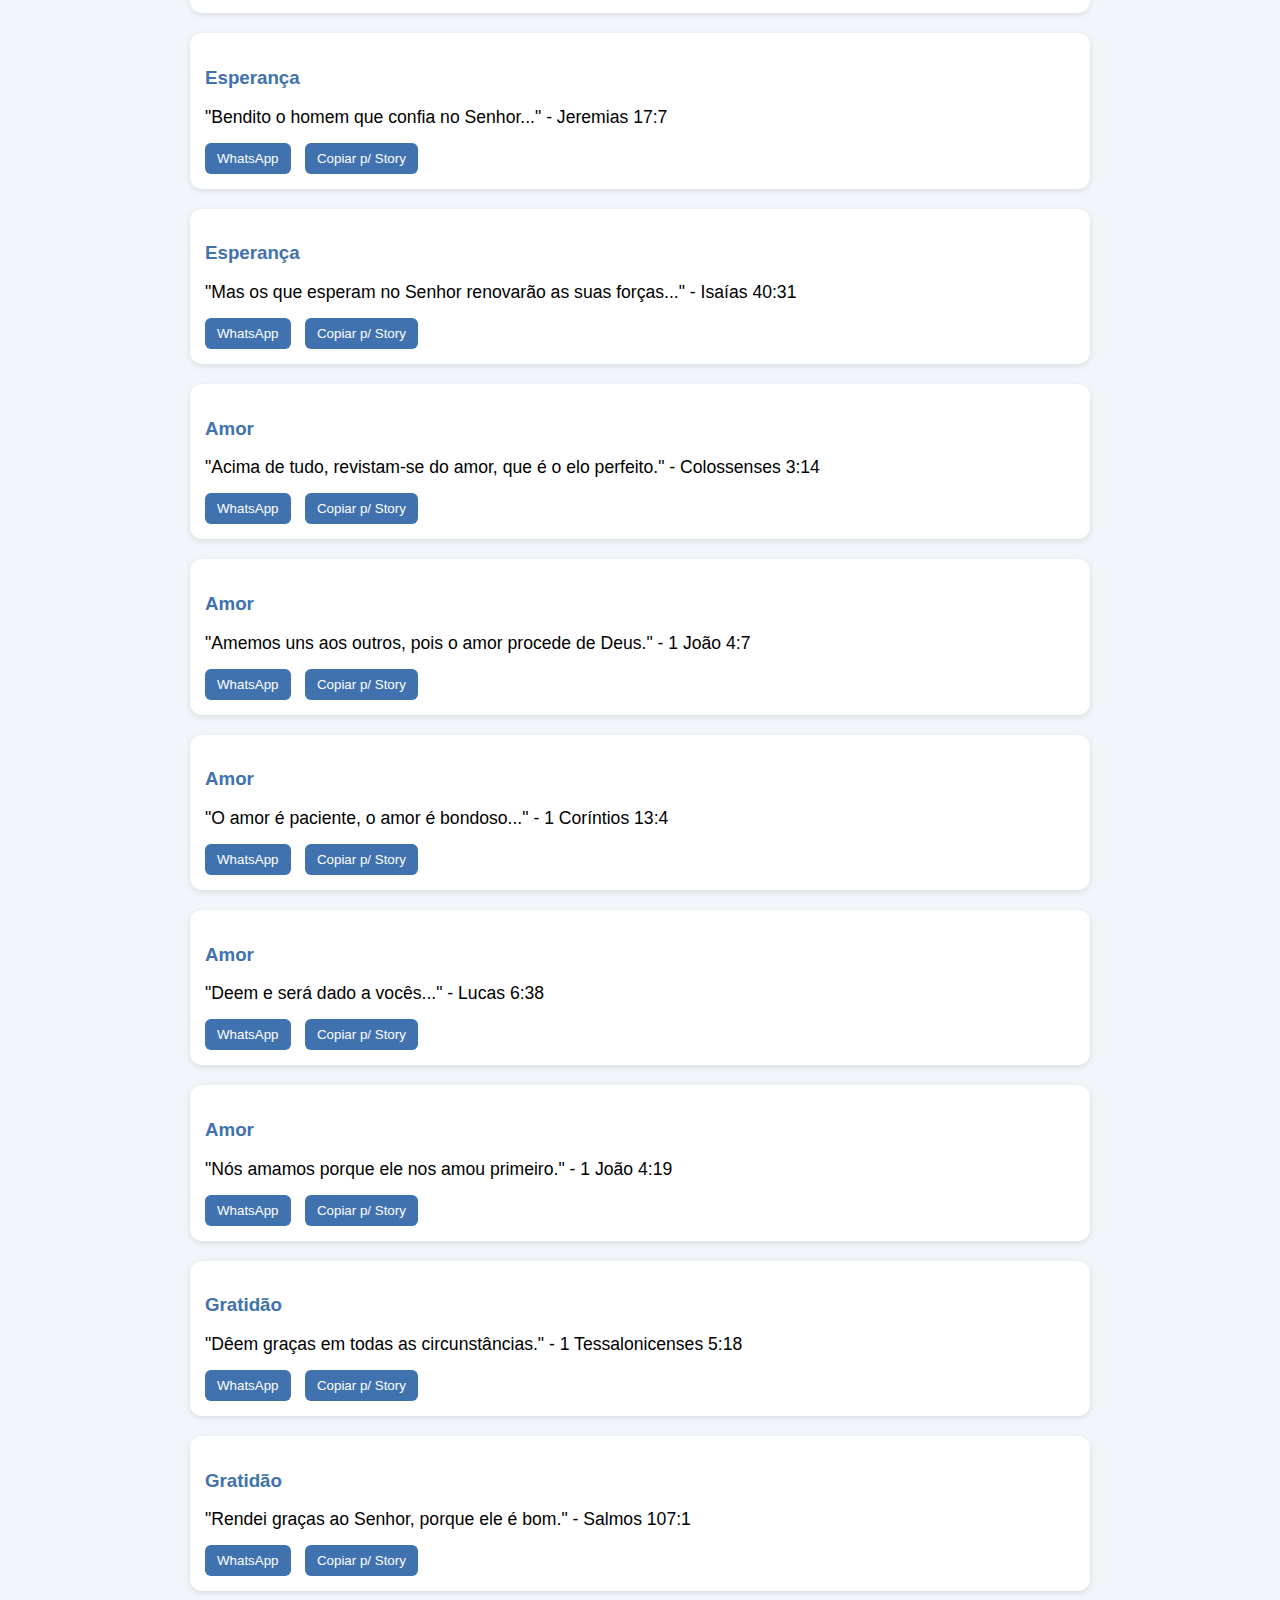
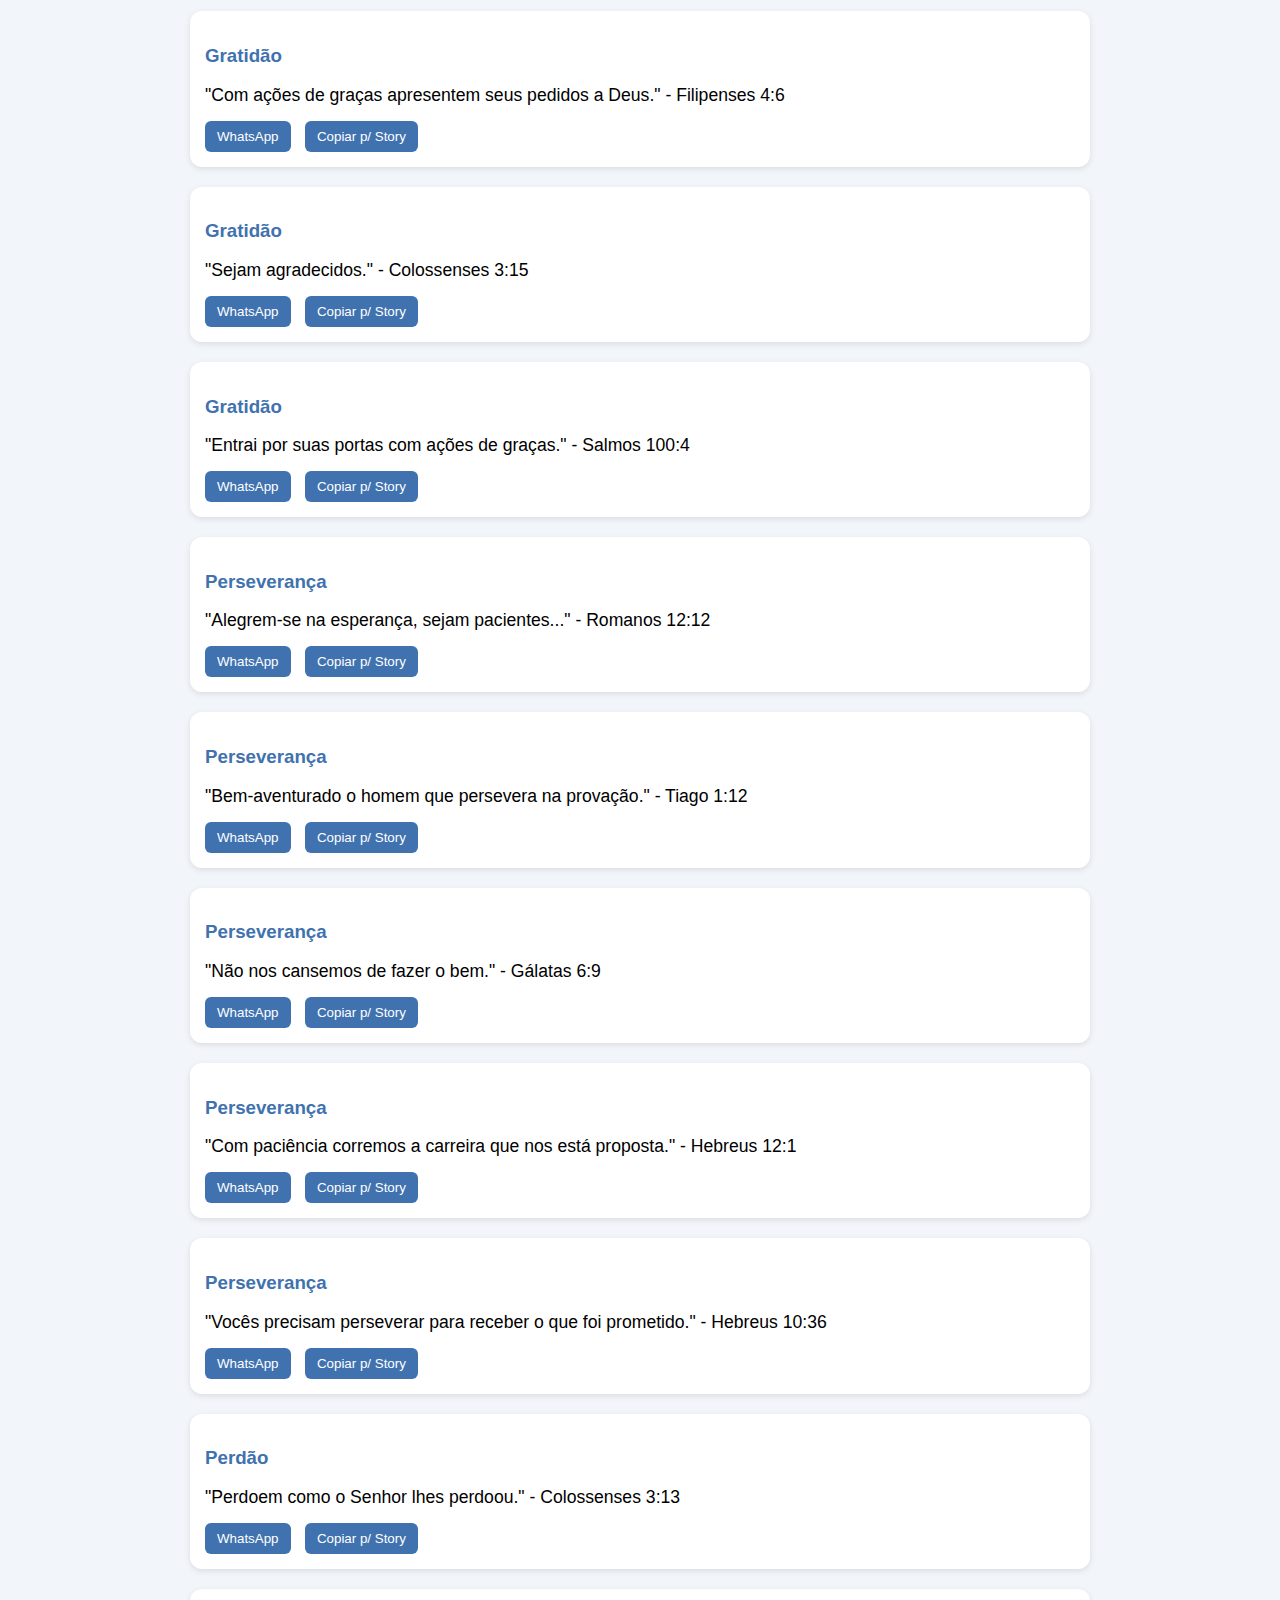
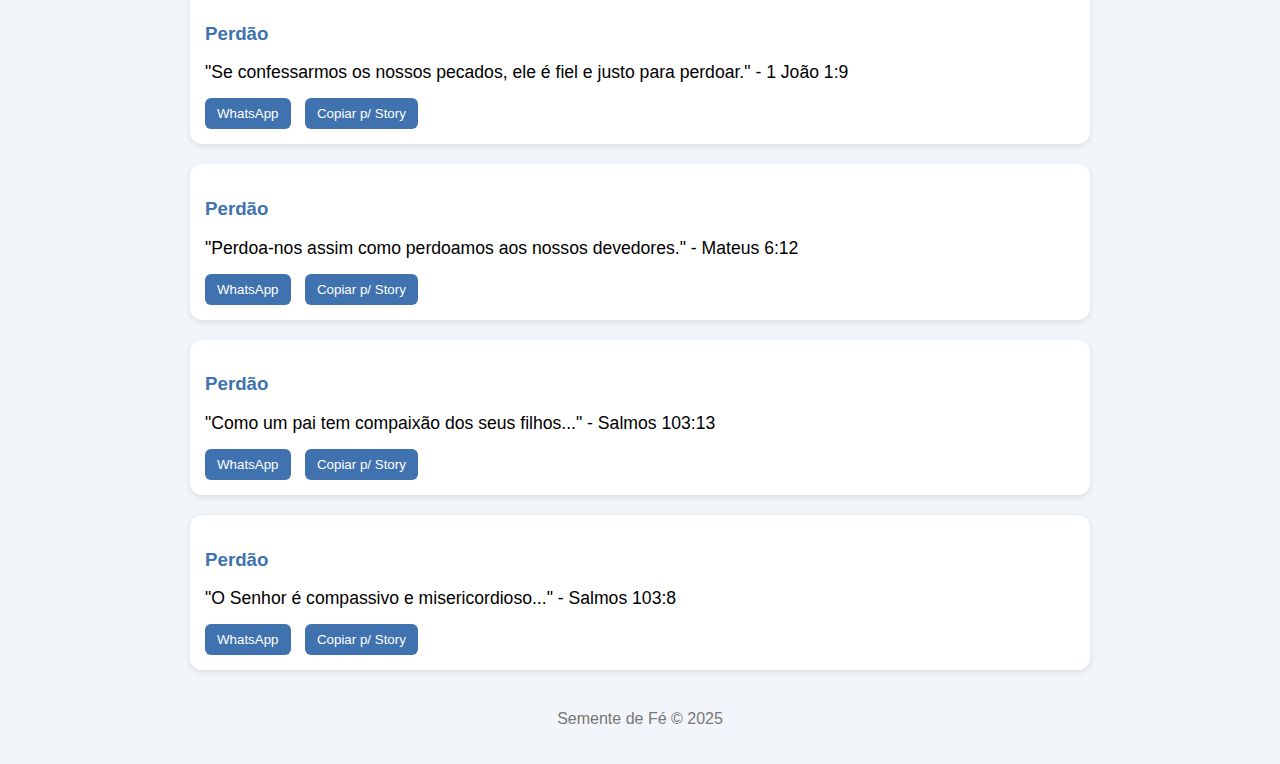
<file: Versículos para Compartilhar.html>
<!DOCTYPE html>
<html lang="pt-br">
<head>
  <meta charset="UTF-8" />
  <meta name="viewport" content="width=device-width, initial-scale=1.0"/>
  <title>Versículos para Compartilhar</title>
  <style>
    body {
      font-family: 'Segoe UI', sans-serif;
      background-color: #f2f5f9;
      margin: 0;
      padding: 0;
    }

    header {
      background-color: #3f72af;
      color: white;
      text-align: center;
      padding: 20px;
    }

    .container {
      max-width: 900px;
      margin: 20px auto;
      padding: 0 20px;
    }

    .search-bar {
      margin-bottom: 20px;
      text-align: center;
    }

    input[type="text"] {
      padding: 10px;
      width: 80%;
      max-width: 500px;
      border: 1px solid #ccc;
      border-radius: 8px;
    }

    .card {
      background-color: #fff;
      border-radius: 12px;
      padding: 15px;
      margin-bottom: 20px;
      box-shadow: 0 2px 6px rgba(0,0,0,0.1);
    }

    .card h3 {
      margin-bottom: 10px;
      color: #3f72af;
    }

    .card p {
      font-size: 1.1rem;
      margin-bottom: 15px;
    }

    .share-btns button {
      padding: 8px 12px;
      margin-right: 10px;
      border: none;
      border-radius: 6px;
      background-color: #3f72af;
      color: white;
      cursor: pointer;
    }

    .share-btns button:hover {
      background-color: #2c5282;
    }

    footer {
      margin-top: 40px;
      text-align: center;
      color: #777;
      padding-bottom: 20px;
    }
  </style>
</head>
<body>

  <header>
    <h1>Versículos para Compartilhar</h1>
    <p>Escolha um versículo, reflita e compartilhe com alguém!</p>
  </header>

  <div class="container">
    <div class="search-bar">
      <input type="text" id="searchInput" placeholder="Pesquise por tema ou palavra-chave..." onkeyup="filtrarVersiculos()"/>
    </div>

    <div id="versiculosContainer">
      <!-- Cards gerados por JS -->
    </div>
  </div>

  <footer>
    <p>Semente de Fé © 2025</p>
  </footer>

  <script>
    const versiculos = [
      // FÉ
      { tema: "Fé", texto: "\"Ora, a fé é a certeza daquilo que esperamos e a prova das coisas que não vemos.\" - Hebreus 11:1" },
      { tema: "Fé", texto: "\"Porque vivemos por fé, e não pelo que vemos.\" - 2 Coríntios 5:7" },
      { tema: "Fé", texto: "\"Sem fé é impossível agradar a Deus, pois quem dele se aproxima precisa crer que ele existe.\" - Hebreus 11:6" },
      { tema: "Fé", texto: "\"Tudo é possível àquele que crê.\" - Marcos 9:23" },
      { tema: "Fé", texto: "\"Tenham fé em Deus.\" - Marcos 11:22" },

      // ESPERANÇA
      { tema: "Esperança", texto: "\"Porque sou eu que conheço os planos que tenho para vocês...\" - Jeremias 29:11" },
      { tema: "Esperança", texto: "\"Alegrem-se na esperança, sejam pacientes na tribulação...\" - Romanos 12:12" },
      { tema: "Esperança", texto: "\"O Deus da esperança os encha de toda alegria...\" - Romanos 15:13" },
      { tema: "Esperança", texto: "\"Bendito o homem que confia no Senhor...\" - Jeremias 17:7" },
      { tema: "Esperança", texto: "\"Mas os que esperam no Senhor renovarão as suas forças...\" - Isaías 40:31" },

      // AMOR
      { tema: "Amor", texto: "\"Acima de tudo, revistam-se do amor, que é o elo perfeito.\" - Colossenses 3:14" },
      { tema: "Amor", texto: "\"Amemos uns aos outros, pois o amor procede de Deus.\" - 1 João 4:7" },
      { tema: "Amor", texto: "\"O amor é paciente, o amor é bondoso...\" - 1 Coríntios 13:4" },
      { tema: "Amor", texto: "\"Deem e será dado a vocês...\" - Lucas 6:38" },
      { tema: "Amor", texto: "\"Nós amamos porque ele nos amou primeiro.\" - 1 João 4:19" },

      // GRATIDÃO
      { tema: "Gratidão", texto: "\"Dêem graças em todas as circunstâncias.\" - 1 Tessalonicenses 5:18" },
      { tema: "Gratidão", texto: "\"Rendei graças ao Senhor, porque ele é bom.\" - Salmos 107:1" },
      { tema: "Gratidão", texto: "\"Com ações de graças apresentem seus pedidos a Deus.\" - Filipenses 4:6" },
      { tema: "Gratidão", texto: "\"Sejam agradecidos.\" - Colossenses 3:15" },
      { tema: "Gratidão", texto: "\"Entrai por suas portas com ações de graças.\" - Salmos 100:4" },

      // PERSEVERANÇA
      { tema: "Perseverança", texto: "\"Alegrem-se na esperança, sejam pacientes...\" - Romanos 12:12" },
      { tema: "Perseverança", texto: "\"Bem-aventurado o homem que persevera na provação.\" - Tiago 1:12" },
      { tema: "Perseverança", texto: "\"Não nos cansemos de fazer o bem.\" - Gálatas 6:9" },
      { tema: "Perseverança", texto: "\"Com paciência corremos a carreira que nos está proposta.\" - Hebreus 12:1" },
      { tema: "Perseverança", texto: "\"Vocês precisam perseverar para receber o que foi prometido.\" - Hebreus 10:36" },

      // PERDÃO
      { tema: "Perdão", texto: "\"Perdoem como o Senhor lhes perdoou.\" - Colossenses 3:13" },
      { tema: "Perdão", texto: "\"Se confessarmos os nossos pecados, ele é fiel e justo para perdoar.\" - 1 João 1:9" },
      { tema: "Perdão", texto: "\"Perdoa-nos assim como perdoamos aos nossos devedores.\" - Mateus 6:12" },
      { tema: "Perdão", texto: "\"Como um pai tem compaixão dos seus filhos...\" - Salmos 103:13" },
      { tema: "Perdão", texto: "\"O Senhor é compassivo e misericordioso...\" - Salmos 103:8" }
    ];

    const container = document.getElementById("versiculosContainer");

    function exibirVersiculos(lista) {
      container.innerHTML = "";
      lista.forEach(verso => {
        const card = document.createElement("div");
        card.className = "card";
        card.innerHTML = `
          <h3>${verso.tema}</h3>
          <p>${verso.texto}</p>
          <div class="share-btns">
            <button onclick="compartilharWhatsApp('${verso.texto}')">WhatsApp</button>
            <button onclick="copiarTexto('${verso.texto}')">Copiar p/ Story</button>
          </div>
        `;
        container.appendChild(card);
      });
    }

    function compartilharWhatsApp(texto) {
      const link = `https://wa.me/?text=${encodeURIComponent(texto)}`;
      window.open(link, '_blank');
    }

    function copiarTexto(texto) {
      navigator.clipboard.writeText(texto)
        .then(() => alert("Versículo copiado para compartilhar!"));
    }

    function filtrarVersiculos() {
      const busca = document.getElementById("searchInput").value.toLowerCase();
      const filtrados = versiculos.filter(v =>
        v.tema.toLowerCase().includes(busca) ||
        v.texto.toLowerCase().includes(busca)
      );
      exibirVersiculos(filtrados);
    }

    // Exibir todos ao carregar
    exibirVersiculos(versiculos);
  </script>

</body>
</html>
</file>
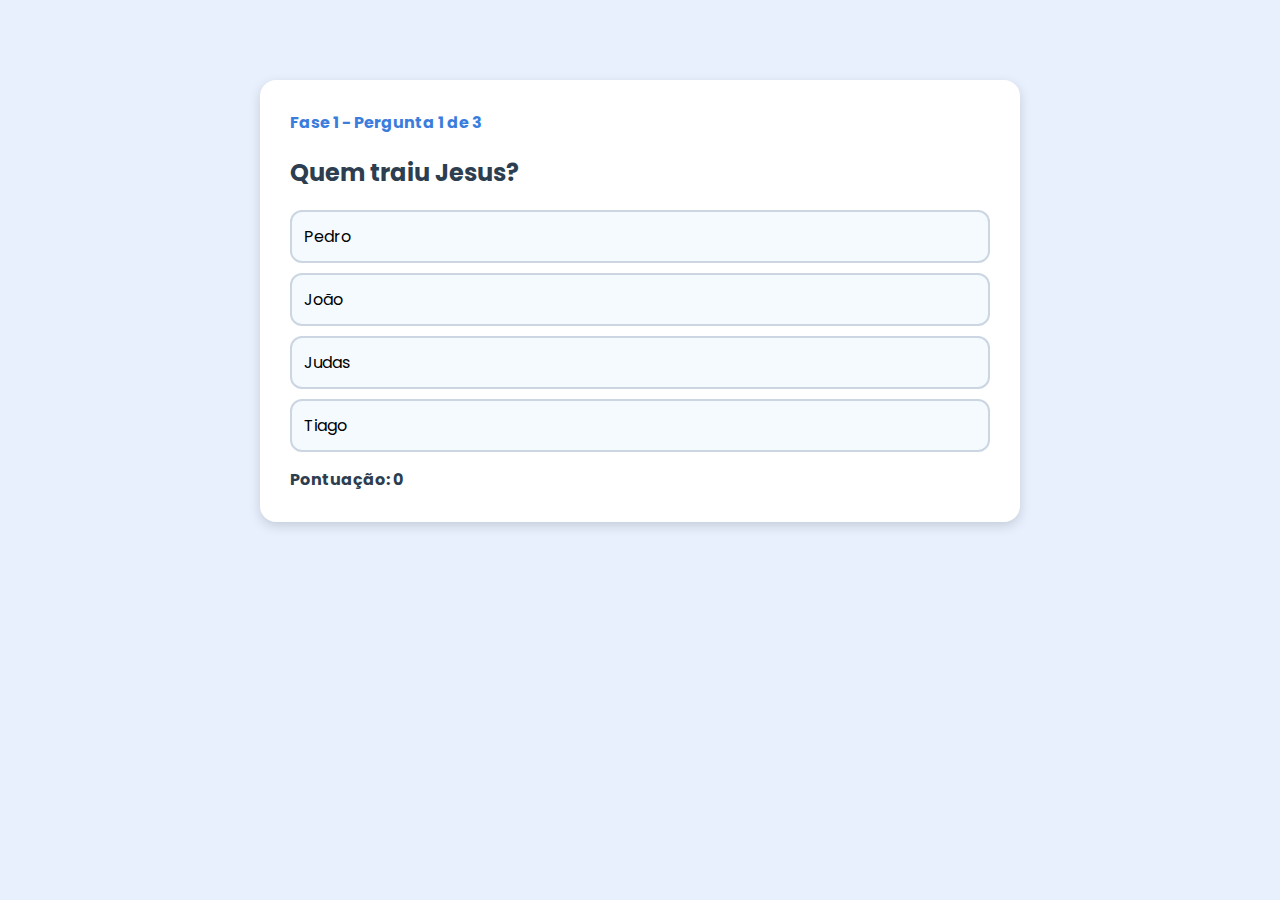
<file: quiz-biblico/quiz.html>
<!DOCTYPE html>
<html lang="pt-BR">
<head>
  <meta charset="UTF-8" />
  <meta name="viewport" content="width=device-width, initial-scale=1.0"/>
  <title>Quiz Bíblico</title>
  <link href="https://fonts.googleapis.com/css2?family=Poppins&display=swap" rel="stylesheet">
  <style>
    body {
      font-family: 'Poppins', sans-serif;
      background-color: #e8f0fe;
      margin: 0;
      padding: 0;
    }

    #quiz-container {
      max-width: 700px;
      margin: 80px auto;
      padding: 30px;
      background: #ffffff;
      border-radius: 16px;
      box-shadow: 0 4px 12px rgba(0, 0, 0, 0.15);
    }

    h2 {
      margin-bottom: 20px;
      color: #2c3e50;
    }

    #fase-indicador {
      font-weight: bold;
      margin-bottom: 15px;
      color: #3b7ddd;
    }

    .answer {
      background-color: #f5faff;
      border: 2px solid #cbd6e2;
      border-radius: 12px;
      padding: 12px;
      margin: 10px 0;
      cursor: pointer;
      transition: all 0.3s ease;
    }

    .answer:hover {
      background-color: #e0ecf7;
    }

    .correct {
      background-color: #d4edda;
      border-color: #28a745;
      color: #155724;
    }

    .incorrect {
      background-color: #f8d7da;
      border-color: #dc3545;
      color: #721c24;
    }

    #next-btn {
      display: none;
      margin-top: 20px;
      padding: 12px 24px;
      background-color: #3b7ddd;
      color: white;
      border: none;
      border-radius: 8px;
      cursor: pointer;
      font-size: 16px;
    }

    #score {
      margin-top: 15px;
      font-weight: bold;
      color: #2c3e50;
    }
  </style>
</head>
<body>

<div id="quiz-container">
  <div id="fase-indicador"></div>
  <h2 id="question">Carregando pergunta...</h2>
  <div id="answers"></div>
  <button id="next-btn" onclick="nextQuestion()">Próxima Pergunta</button>
  <div id="score">Pontuação: 0</div>
</div>

<script>
  const quizData = [
    {
      fase: "Fase 1",
      perguntas: [
        { question: "Quem traiu Jesus?", answers: ["Judas", "Pedro", "João", "Tiago"], correctAnswer: 0 },
        { question: "Qual é o primeiro livro da Bíblia?", answers: ["Gênesis", "Êxodo", "Levítico", "Deuteronômio"], correctAnswer: 0 },
        { question: "Quem conduziu os israelitas para fora do Egito?", answers: ["Moisés", "Josué", "Davi", "Abraão"], correctAnswer: 0 }
      ]
    },
    {
      fase: "Fase 2",
      perguntas: [
        { question: "Quem escreveu o livro de Salmos?", answers: ["Davi", "Isaías", "Salomão", "Moisés"], correctAnswer: 0 },
        { question: "Onde Jesus nasceu?", answers: ["Belém", "Jerusalém", "Nazaré", "Galileia"], correctAnswer: 0 },
        { question: "Qual discípulo andou sobre as águas?", answers: ["Pedro", "Tiago", "João", "André"], correctAnswer: 0 },
        { question: "Quantos livros tem o Novo Testamento?", answers: ["27", "39", "66", "12"], correctAnswer: 0 }
      ]
    },
    {
      fase: "Fase 3",
      perguntas: [
        { question: "Quem foi lançado na cova dos leões?", answers: ["Daniel", "José", "Davi", "Paulo"], correctAnswer: 0 },
        { question: "Quem escreveu Apocalipse?", answers: ["João", "Pedro", "Paulo", "Lucas"], correctAnswer: 0 },
        { question: "Quem foi o primeiro rei de Israel?", answers: ["Saul", "Davi", "Salomão", "Samuel"], correctAnswer: 0 },
        { question: "Quem interpretou os sonhos do faraó?", answers: ["José", "Daniel", "Elias", "Moisés"], correctAnswer: 0 }
      ]
    },
    {
      fase: "Fase 4",
      perguntas: [
        { question: "Quantos dias durou o dilúvio?", answers: ["40", "30", "7", "100"], correctAnswer: 0 },
        { question: "Quem era pai de João Batista?", answers: ["Zacarias", "José", "Abraão", "Pedro"], correctAnswer: 0 },
        { question: "Quem viu a sarça ardente?", answers: ["Moisés", "Elias", "Abraão", "Isaque"], correctAnswer: 0 },
        { question: "Quem foi arrebatado aos céus num carro de fogo?", answers: ["Elias", "Eliseu", "Moisés", "Paulo"], correctAnswer: 0 },
        { question: "Quem foi a esposa de Adão?", answers: ["Eva", "Sara", "Rebeca", "Maria"], correctAnswer: 0 },
        { question: "Quem construiu a arca?", answers: ["Noé", "Moisés", "Abraão", "Jacó"], correctAnswer: 0 }
      ]
    }
  ];

  let faseAtual = 0;
  let perguntaAtual = 0;
  let score = 0;
  let currentCorrectIndex = null;

  function shuffleAnswers(array) {
    for (let i = array.length - 1; i > 0; i--) {
      const j = Math.floor(Math.random() * (i + 1));
      [array[i], array[j]] = [array[j], array[i]];
    }
    return array;
  }

  function loadQuestion() {
    const fase = quizData[faseAtual];
    const pergunta = fase.perguntas[perguntaAtual];
    document.getElementById("question").textContent = pergunta.question;
    document.getElementById("fase-indicador").textContent = `${fase.fase} - Pergunta ${perguntaAtual + 1} de ${fase.perguntas.length}`;

    const shuffled = shuffleAnswers([...pergunta.answers]);
    currentCorrectIndex = shuffled.indexOf(pergunta.answers[pergunta.correctAnswer]);

    const answersDiv = document.getElementById("answers");
    answersDiv.innerHTML = "";
    shuffled.forEach((resposta, i) => {
      const div = document.createElement("div");
      div.className = "answer";
      div.textContent = resposta;
      div.onclick = () => checkAnswer(i);
      answersDiv.appendChild(div);
    });

    document.getElementById("next-btn").style.display = "none";
  }

  function checkAnswer(selectedIndex) {
    const respostas = document.querySelectorAll(".answer");
    respostas.forEach(btn => btn.onclick = null);

    if (selectedIndex === currentCorrectIndex) {
      respostas[selectedIndex].classList.add("correct");
      score++;
    } else {
      respostas[selectedIndex].classList.add("incorrect");
      respostas[currentCorrectIndex].classList.add("correct");
    }

    document.getElementById("score").textContent = `Pontuação: ${score}`;
    document.getElementById("next-btn").style.display = "block";
  }

  function nextQuestion() {
    perguntaAtual++;
    const fase = quizData[faseAtual];

    if (perguntaAtual >= fase.perguntas.length) {
      if (faseAtual >= quizData.length - 1) {
        document.getElementById("quiz-container").innerHTML = `
          <h2>🎉 Parabéns! Você finalizou todas as fases.</h2>
          <p>Sua pontuação final: <strong>${score}</strong></p>
          <button onclick="location.reload()">Refazer Quiz</button>
        `;
        return;
      } else {
        document.getElementById("question").textContent = `🎊 Parabéns! Você concluiu a ${fase.fase}.`;
        document.getElementById("fase-indicador").textContent = "";
        document.getElementById("answers").innerHTML = `<p>Preparado para a próxima fase?</p>`;
        document.getElementById("next-btn").textContent = "Bora para a próxima fase";
        document.getElementById("next-btn").style.display = "block";
        document.getElementById("next-btn").onclick = () => {
          faseAtual++;
          perguntaAtual = 0;
          document.getElementById("next-btn").textContent = "Próxima Pergunta";
          document.getElementById("next-btn").onclick = nextQuestion;
          loadQuestion();
        };
        return;
      }
    }
    loadQuestion();
  }

  loadQuestion();
</script>

</body>
</html>
</file>
<file: style.css>
<!DOCTYPE html>
<html lang="pt-BR">
<head>
  <meta charset="UTF-8" />
  <meta name="viewport" content="width=device-width, initial-scale=1.0"/>
  <title>Semente de Fé – Início</title>
  <link href="https://fonts.googleapis.com/css2?family=Quicksand:wght@400;600&display=swap" rel="stylesheet">
  <style>
    body {
      font-family: 'Quicksand', Arial, sans-serif;
      background: #f6fff8;
      color: #2f4f4f;
      margin: 0;
      padding: 0;
    }

    header {
      background-color: #a7d7c5;
      color: #fff;
      padding: 20px;
      text-align: center;
      border-bottom: 3px solid #5b8f85;
    }

    nav a {
      margin: 0 15px;
      text-decoration: none;
      color: #fff;
      font-weight: bold;
      transition: background-color 0.3s ease, color 0.3s ease;
    }

    nav a:hover,
    nav a.active {
      text-decoration: underline;
      color: #f0fdf4;
    }

    main {
      padding: 40px 20px 100px;
    }

    #versiculo-dia {
      max-width: 700px;
      margin: 40px auto;
      background-color: #f1fdf6;
      padding: 30px;
      border-radius: 10px;
      text-align: center;
      box-shadow: 0 2px 8px rgba(0,0,0,0.05);
    }

    #versiculo-dia h2 {
      font-size: 1.8em;
      color: #2f5d3b;
      margin-bottom: 10px;
    }

    #versiculo-dia h3 {
      font-size: 1.4em;
      color: #3b6847;
      margin-top: 25px;
    }

    #versiculo-dia p {
      font-size: 1.2em;
      color: #2f4f4f;
      margin: 10px 0;
    }

    #versiculo-dia button {
      background-color: #4a7c59;
      color: white;
      padding: 14px 28px; /* Aumentado para dar mais destaque */
      border: none;
      border-radius: 10px;
      margin-top: 25px; /* Aumento da margem superior para dar mais espaçamento */
      cursor: pointer;
      font-size: 1.1em; /* Fonte um pouco maior */
      transition: background-color 0.3s ease;
    }

    #versiculo-dia button:hover {
      background-color: #355e43;
    }

    footer {
      text-align: center;
      background-color: #a7d7c5;
      color: #fff;
      padding: 10px;
      position: fixed;
      bottom: 0;
      width: 100%;
    }
  </style>
</head>
<body>
  <header>
    <h1>Semente de Fé 🌱</h1>
    <nav>
      <a href="index.html" class="active">Início</a>
      <a href="historico.html">Histórico</a>
      <a href="diario.html">Meu Diário</a>
      <a href="devocionais.html">Devocionais</a>
      <a href="temas.html">Temas</a>
      <a href="sobre.html">Sobre</a>
    </nav>
  </header>

  <main>
    <div id="versiculo-dia">
      <h2>Versículo do Dia</h2>
      <p><strong>“Tudo posso naquele que me fortalece.”</strong> – Filipenses 4:13</p>
      
      <h3>Reflexão</h3>
      <p>A força que você precisa não vem de você, mas dEle.</p>

      <button>Marcar como lido</button>
    </div>
  </main>

  <footer>
    <p>&copy; 2025 Semente de Fé • Inspirando com a Palavra</p>
  </footer>

  <script>
    const botao = document.querySelector("#versiculo-dia button");

    botao.addEventListener("click", function () {
      botao.innerText = "✅ Marcado como lido";
      botao.disabled = true;
      botao.style.backgroundColor = "#6c9c7d";
      botao.style.cursor = "default";
    });
  </script>
</body>
</html>
</file>
